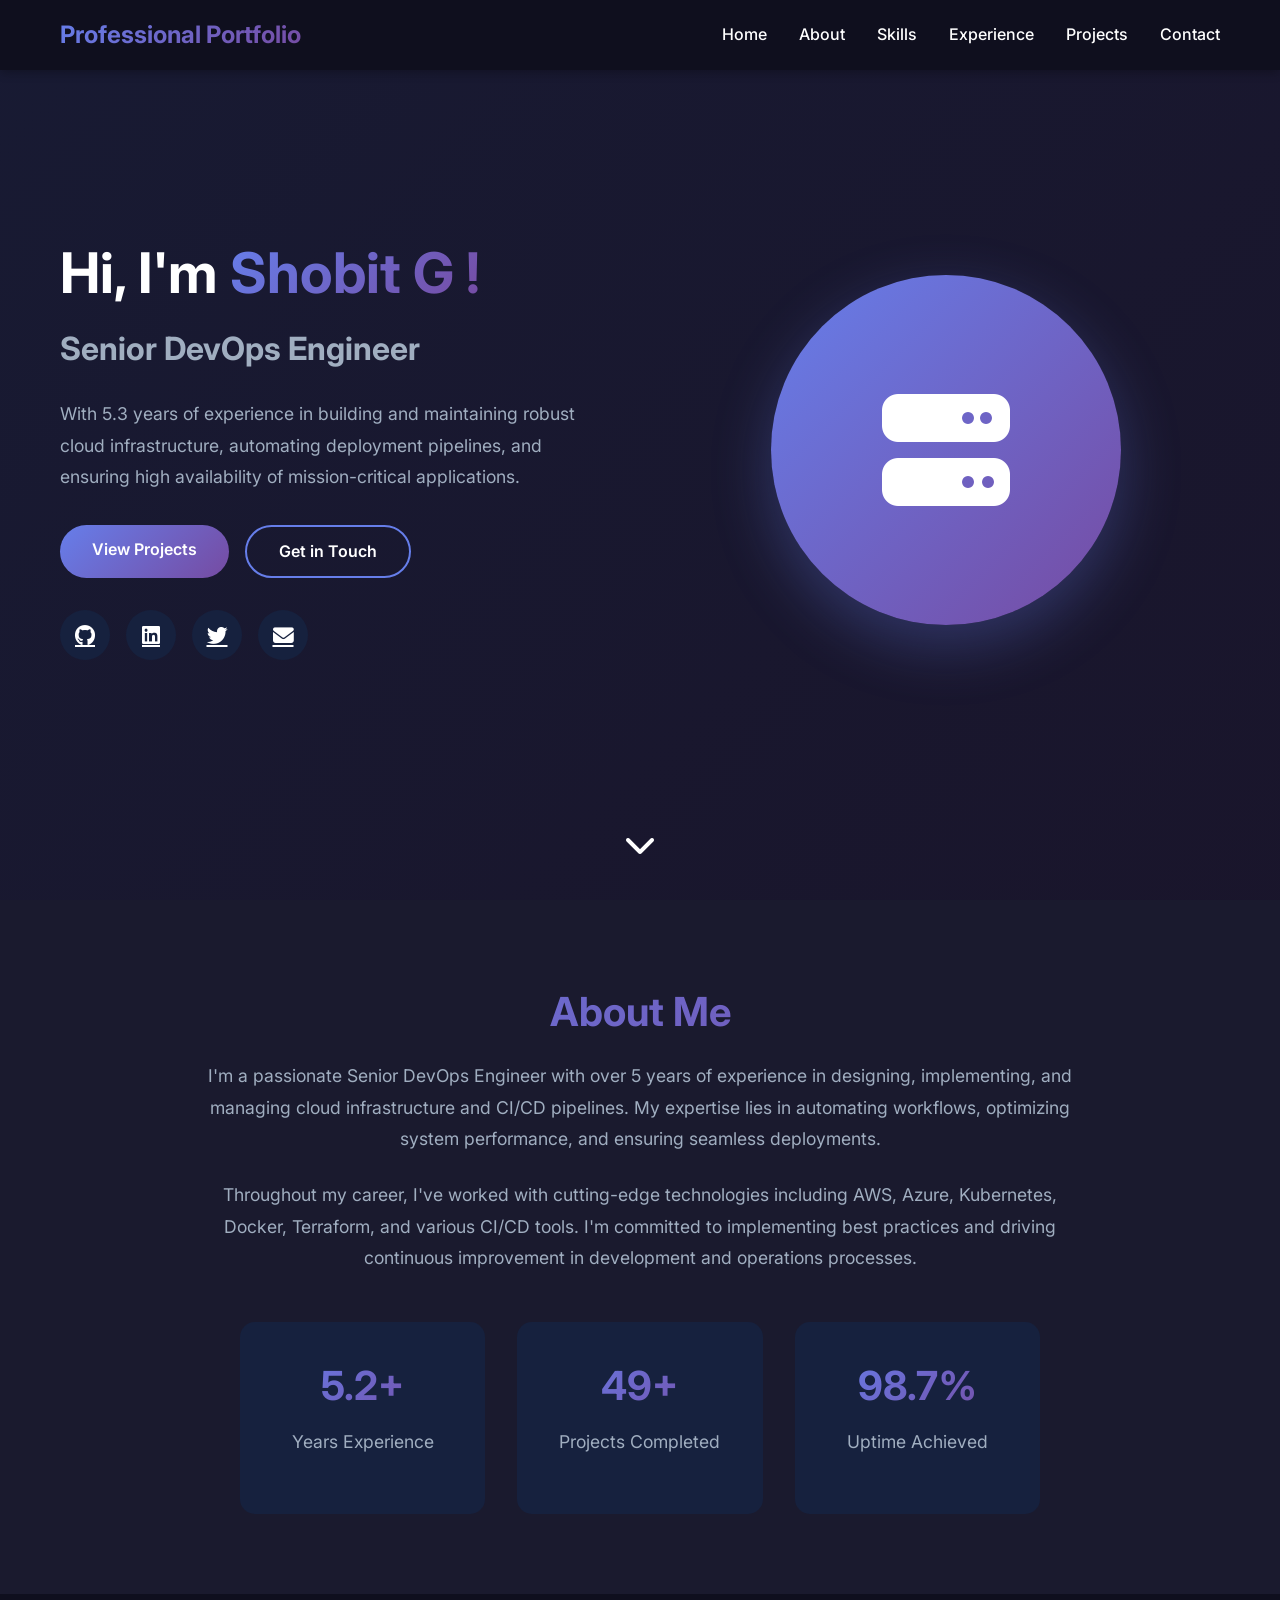
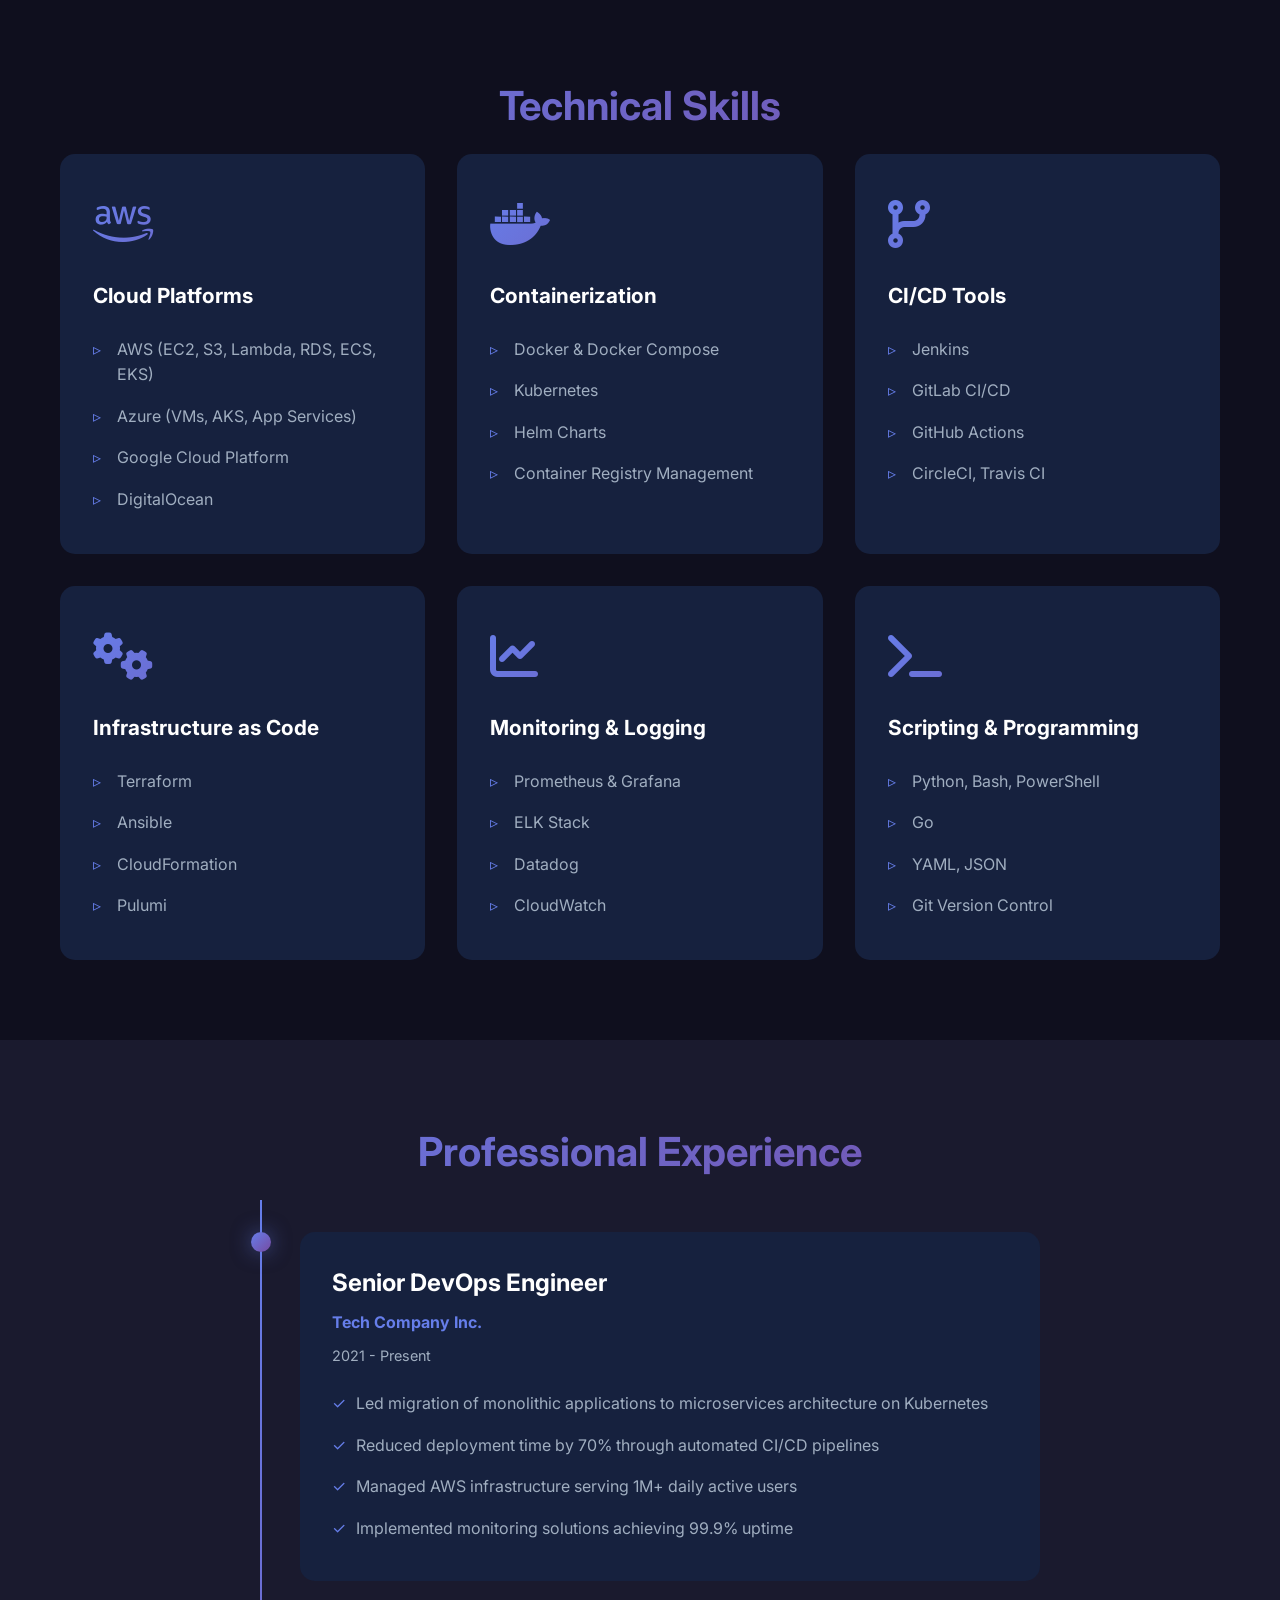
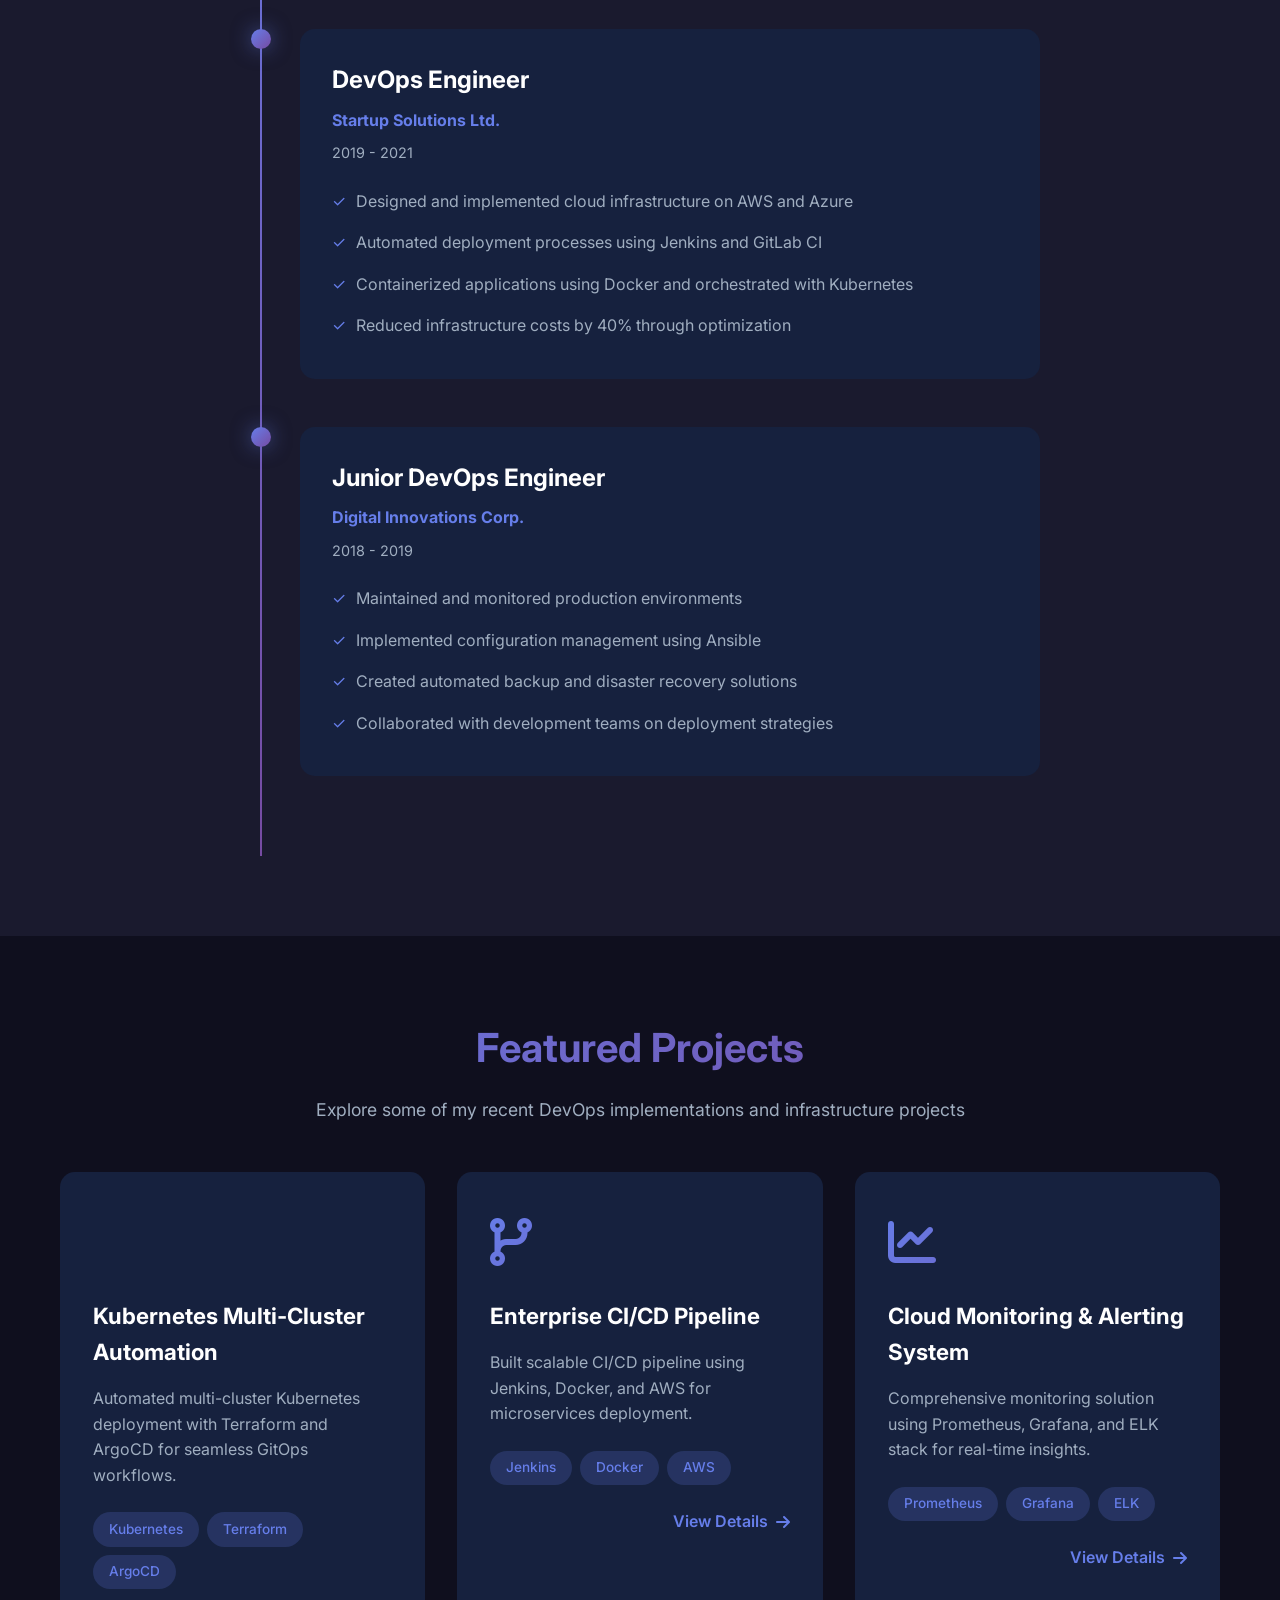
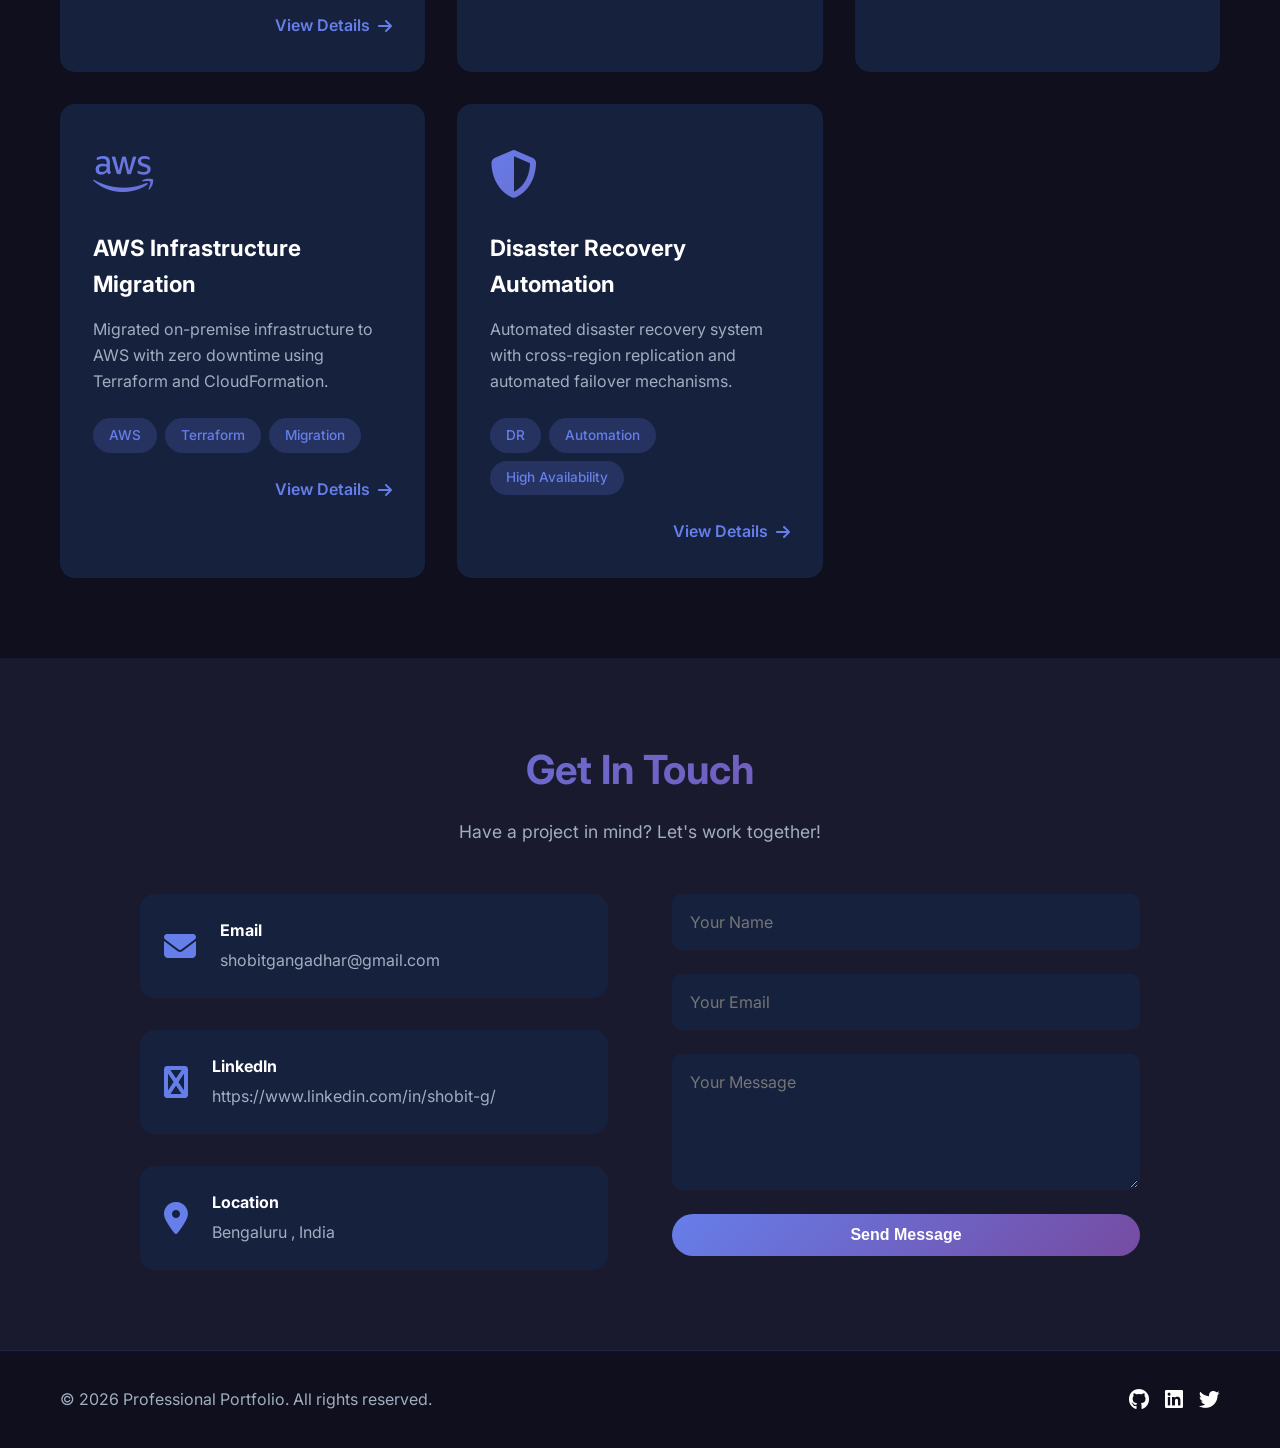
<file: index.html>
<!DOCTYPE html>
<html lang="en">
<head>
    <meta charset="UTF-8">
    <meta name="viewport" content="width=device-width, initial-scale=1.0">
    <title>Senior DevOps Engineer | Portfolio</title>
    <link rel="stylesheet" href="styles.css">
    <link href="https://fonts.googleapis.com/css2?family=Inter:wght@300;400;500;600;700&display=swap" rel="stylesheet">
    <link rel="stylesheet" href="https://cdnjs.cloudflare.com/ajax/libs/font-awesome/6.4.0/css/all.min.css">
</head>
<body>
    <!-- Navigation -->
    <nav class="navbar">
        <div class="container">
            <div class="nav-brand">
                <h2>Professional Portfolio</h2>
            </div>
            <ul class="nav-menu">
                <li><a href="#home">Home</a></li>
                <li><a href="#about">About</a></li>
                <li><a href="#skills">Skills</a></li>
                <li><a href="#experience">Experience</a></li>
                <li><a href="#projects">Projects</a></li>
                <li><a href="#contact">Contact</a></li>
            </ul>
            <div class="hamburger">
                <span></span>
                <span></span>
                <span></span>
            </div>
        </div>
    </nav>

    <!-- Hero Section -->
    <section id="home" class="hero">
        <div class="container">
            <div class="hero-content">
                <div class="hero-text">
                    <h1 class="hero-title">
                        Hi, I'm <span class="gradient-text">Shobit G ! </span>
                    </h1>
                    <h2 class="hero-subtitle">Senior DevOps Engineer</h2>
                    <p class="hero-description">
                        With 5.3 years of experience in building and maintaining robust cloud infrastructure, 
                        automating deployment pipelines, and ensuring high availability of mission-critical applications.
                    </p>
                    <div class="hero-buttons">
                        <a href="#projects" class="btn btn-primary">View Projects</a>
                        <a href="#contact" class="btn btn-secondary">Get in Touch</a>
                    </div>
                    <div class="social-links">
                        <a href="https://github.com" target="_blank"><i class="fab fa-github"></i></a>
                        <a href="https://linkedin.com" target="_blank"><i class="fab fa-linkedin"></i></a>
                        <a href="https://twitter.com" target="_blank"><i class="fab fa-twitter"></i></a>
                        <a href="mailto:email@example.com"><i class="fas fa-envelope"></i></a>
                    </div>
                </div>
                <div class="hero-image">
                    <div class="image-placeholder">
                        <i class="fas fa-server"></i>
                    </div>
                </div>
            </div>
        </div>
        <div class="scroll-indicator">
            <a href="#about"><i class="fas fa-chevron-down"></i></a>
        </div>
    </section>

    <!-- About Section -->
    <section id="about" class="about">
        <div class="container">
            <h2 class="section-title">About Me</h2>
            <div class="about-content">
                <div class="about-text">
                    <p>
                        I'm a passionate Senior DevOps Engineer with over 5 years of experience in designing, 
                        implementing, and managing cloud infrastructure and CI/CD pipelines. My expertise lies in 
                        automating workflows, optimizing system performance, and ensuring seamless deployments.
                    </p>
                    <p>
                        Throughout my career, I've worked with cutting-edge technologies including AWS, Azure, 
                        Kubernetes, Docker, Terraform, and various CI/CD tools. I'm committed to implementing 
                        best practices and driving continuous improvement in development and operations processes.
                    </p>
                    <div class="stats">
                        <div class="stat-item">
                            <h3>5.3+</h3>
                            <p>Years Experience</p>
                        </div>
                        <div class="stat-item">
                            <h3>50+</h3>
                            <p>Projects Completed</p>
                        </div>
                        <div class="stat-item">
                            <h3>99.9%</h3>
                            <p>Uptime Achieved</p>
                        </div>
                    </div>
                </div>
            </div>
        </div>
    </section>

    <!-- Skills Section -->
    <section id="skills" class="skills">
        <div class="container">
            <h2 class="section-title">Technical Skills</h2>
            <div class="skills-grid">
                <div class="skill-category">
                    <div class="skill-icon"><i class="fab fa-aws"></i></div>
                    <h3>Cloud Platforms</h3>
                    <ul>
                        <li>AWS (EC2, S3, Lambda, RDS, ECS, EKS)</li>
                        <li>Azure (VMs, AKS, App Services)</li>
                        <li>Google Cloud Platform</li>
                        <li>DigitalOcean</li>
                    </ul>
                </div>
                <div class="skill-category">
                    <div class="skill-icon"><i class="fab fa-docker"></i></div>
                    <h3>Containerization</h3>
                    <ul>
                        <li>Docker & Docker Compose</li>
                        <li>Kubernetes</li>
                        <li>Helm Charts</li>
                        <li>Container Registry Management</li>
                    </ul>
                </div>
                <div class="skill-category">
                    <div class="skill-icon"><i class="fas fa-code-branch"></i></div>
                    <h3>CI/CD Tools</h3>
                    <ul>
                        <li>Jenkins</li>
                        <li>GitLab CI/CD</li>
                        <li>GitHub Actions</li>
                        <li>CircleCI, Travis CI</li>
                    </ul>
                </div>
                <div class="skill-category">
                    <div class="skill-icon"><i class="fas fa-cogs"></i></div>
                    <h3>Infrastructure as Code</h3>
                    <ul>
                        <li>Terraform</li>
                        <li>Ansible</li>
                        <li>CloudFormation</li>
                        <li>Pulumi</li>
                    </ul>
                </div>
                <div class="skill-category">
                    <div class="skill-icon"><i class="fas fa-chart-line"></i></div>
                    <h3>Monitoring & Logging</h3>
                    <ul>
                        <li>Prometheus & Grafana</li>
                        <li>ELK Stack</li>
                        <li>Datadog</li>
                        <li>CloudWatch</li>
                    </ul>
                </div>
                <div class="skill-category">
                    <div class="skill-icon"><i class="fas fa-terminal"></i></div>
                    <h3>Scripting & Programming</h3>
                    <ul>
                        <li>Python, Bash, PowerShell</li>
                        <li>Go</li>
                        <li>YAML, JSON</li>
                        <li>Git Version Control</li>
                    </ul>
                </div>
            </div>
        </div>
    </section>

    <!-- Experience Section -->
    <section id="experience" class="experience">
        <div class="container">
            <h2 class="section-title">Professional Experience</h2>
            <div class="timeline">
                <div class="timeline-item">
                    <div class="timeline-dot"></div>
                    <div class="timeline-content">
                        <h3>Senior DevOps Engineer</h3>
                        <h4>Tech Company Inc.</h4>
                        <span class="timeline-date">2021 - Present</span>
                        <ul>
                            <li>Led migration of monolithic applications to microservices architecture on Kubernetes</li>
                            <li>Reduced deployment time by 70% through automated CI/CD pipelines</li>
                            <li>Managed AWS infrastructure serving 1M+ daily active users</li>
                            <li>Implemented monitoring solutions achieving 99.9% uptime</li>
                        </ul>
                    </div>
                </div>
                <div class="timeline-item">
                    <div class="timeline-dot"></div>
                    <div class="timeline-content">
                        <h3>DevOps Engineer</h3>
                        <h4>Startup Solutions Ltd.</h4>
                        <span class="timeline-date">2019 - 2021</span>
                        <ul>
                            <li>Designed and implemented cloud infrastructure on AWS and Azure</li>
                            <li>Automated deployment processes using Jenkins and GitLab CI</li>
                            <li>Containerized applications using Docker and orchestrated with Kubernetes</li>
                            <li>Reduced infrastructure costs by 40% through optimization</li>
                        </ul>
                    </div>
                </div>
                <div class="timeline-item">
                    <div class="timeline-dot"></div>
                    <div class="timeline-content">
                        <h3>Junior DevOps Engineer</h3>
                        <h4>Digital Innovations Corp.</h4>
                        <span class="timeline-date">2018 - 2019</span>
                        <ul>
                            <li>Maintained and monitored production environments</li>
                            <li>Implemented configuration management using Ansible</li>
                            <li>Created automated backup and disaster recovery solutions</li>
                            <li>Collaborated with development teams on deployment strategies</li>
                        </ul>
                    </div>
                </div>
            </div>
        </div>
    </section>

    <!-- Projects Section -->
    <section id="projects" class="projects">
        <div class="container">
            <h2 class="section-title">Featured Projects</h2>
            <p class="section-subtitle">Explore some of my recent DevOps implementations and infrastructure projects</p>
            <div class="projects-grid">
                <!-- Project 1 -->
                <div class="project-card" onclick="window.location.href='projects/kubernetes-automation.html'">
                    <div class="project-icon">
                        <i class="fab fa-kubernetes"></i>
                    </div>
                    <h3>Kubernetes Multi-Cluster Automation</h3>
                    <p>Automated multi-cluster Kubernetes deployment with Terraform and ArgoCD for seamless GitOps workflows.</p>
                    <div class="project-tags">
                        <span class="tag">Kubernetes</span>
                        <span class="tag">Terraform</span>
                        <span class="tag">ArgoCD</span>
                    </div>
                    <div class="project-footer">
                        <span class="project-link">View Details <i class="fas fa-arrow-right"></i></span>
                    </div>
                </div>

                <!-- Project 2 -->
                <div class="project-card" onclick="window.location.href='projects/cicd-pipeline.html'">
                    <div class="project-icon">
                        <i class="fas fa-code-branch"></i>
                    </div>
                    <h3>Enterprise CI/CD Pipeline</h3>
                    <p>Built scalable CI/CD pipeline using Jenkins, Docker, and AWS for microservices deployment.</p>
                    <div class="project-tags">
                        <span class="tag">Jenkins</span>
                        <span class="tag">Docker</span>
                        <span class="tag">AWS</span>
                    </div>
                    <div class="project-footer">
                        <span class="project-link">View Details <i class="fas fa-arrow-right"></i></span>
                    </div>
                </div>

                <!-- Project 3 -->
                <div class="project-card" onclick="window.location.href='projects/monitoring-system.html'">
                    <div class="project-icon">
                        <i class="fas fa-chart-line"></i>
                    </div>
                    <h3>Cloud Monitoring & Alerting System</h3>
                    <p>Comprehensive monitoring solution using Prometheus, Grafana, and ELK stack for real-time insights.</p>
                    <div class="project-tags">
                        <span class="tag">Prometheus</span>
                        <span class="tag">Grafana</span>
                        <span class="tag">ELK</span>
                    </div>
                    <div class="project-footer">
                        <span class="project-link">View Details <i class="fas fa-arrow-right"></i></span>
                    </div>
                </div>

                <!-- Project 4 -->
                <div class="project-card" onclick="window.location.href='projects/infrastructure-migration.html'">
                    <div class="project-icon">
                        <i class="fab fa-aws"></i>
                    </div>
                    <h3>AWS Infrastructure Migration</h3>
                    <p>Migrated on-premise infrastructure to AWS with zero downtime using Terraform and CloudFormation.</p>
                    <div class="project-tags">
                        <span class="tag">AWS</span>
                        <span class="tag">Terraform</span>
                        <span class="tag">Migration</span>
                    </div>
                    <div class="project-footer">
                        <span class="project-link">View Details <i class="fas fa-arrow-right"></i></span>
                    </div>
                </div>

                <!-- Project 5 -->
                <div class="project-card" onclick="window.location.href='projects/disaster-recovery.html'">
                    <div class="project-icon">
                        <i class="fas fa-shield-alt"></i>
                    </div>
                    <h3>Disaster Recovery Automation</h3>
                    <p>Automated disaster recovery system with cross-region replication and automated failover mechanisms.</p>
                    <div class="project-tags">
                        <span class="tag">DR</span>
                        <span class="tag">Automation</span>
                        <span class="tag">High Availability</span>
                    </div>
                    <div class="project-footer">
                        <span class="project-link">View Details <i class="fas fa-arrow-right"></i></span>
                    </div>
                </div>
            </div>
        </div>
    </section>

    <!-- Contact Section -->
    <section id="contact" class="contact">
        <div class="container">
            <h2 class="section-title">Get In Touch</h2>
            <p class="section-subtitle">Have a project in mind? Let's work together!</p>
            <div class="contact-content">
                <div class="contact-info">
                    <div class="contact-item">
                        <i class="fas fa-envelope"></i>
                        <div>
                            <h4>Email</h4>
                            <p>shobitgangadhar@gmail.com</p>
                        </div>
                    </div>
                    <div class="contact-item">
                        <i class="fas fa-linkedin"></i>
                        <div>
                            <h4>LinkedIn</h4>
                            <p>https://www.linkedin.com/in/shobit-g/</p>
                        </div>
                    </div>
                    <div class="contact-item">
                        <i class="fas fa-map-marker-alt"></i>
                        <div>
                            <h4>Location</h4>
                            <p>Bengaluru , India</p>
                        </div>
                    </div>
                </div>
                <form class="contact-form">
                    <input type="text" placeholder="Your Name" required>
                    <input type="email" placeholder="Your Email" required>
                    <textarea placeholder="Your Message" rows="5" required></textarea>
                    <button type="submit" class="btn btn-primary">Send Message</button>
                </form>
            </div>
        </div>
    </section>

    <!-- Footer -->
    <footer class="footer">
        <div class="container">
            <p>&copy; 2026 Professional Portfolio. All rights reserved.</p>
            <div class="footer-links">
                <a href="https://github.com" target="_blank"><i class="fab fa-github"></i></a>
                <a href="https://linkedin.com" target="_blank"><i class="fab fa-linkedin"></i></a>
                <a href="https://twitter.com" target="_blank"><i class="fab fa-twitter"></i></a>
            </div>
        </div>
    </footer>

    <script src="script.js"></script>
</body>
</html>
</file>
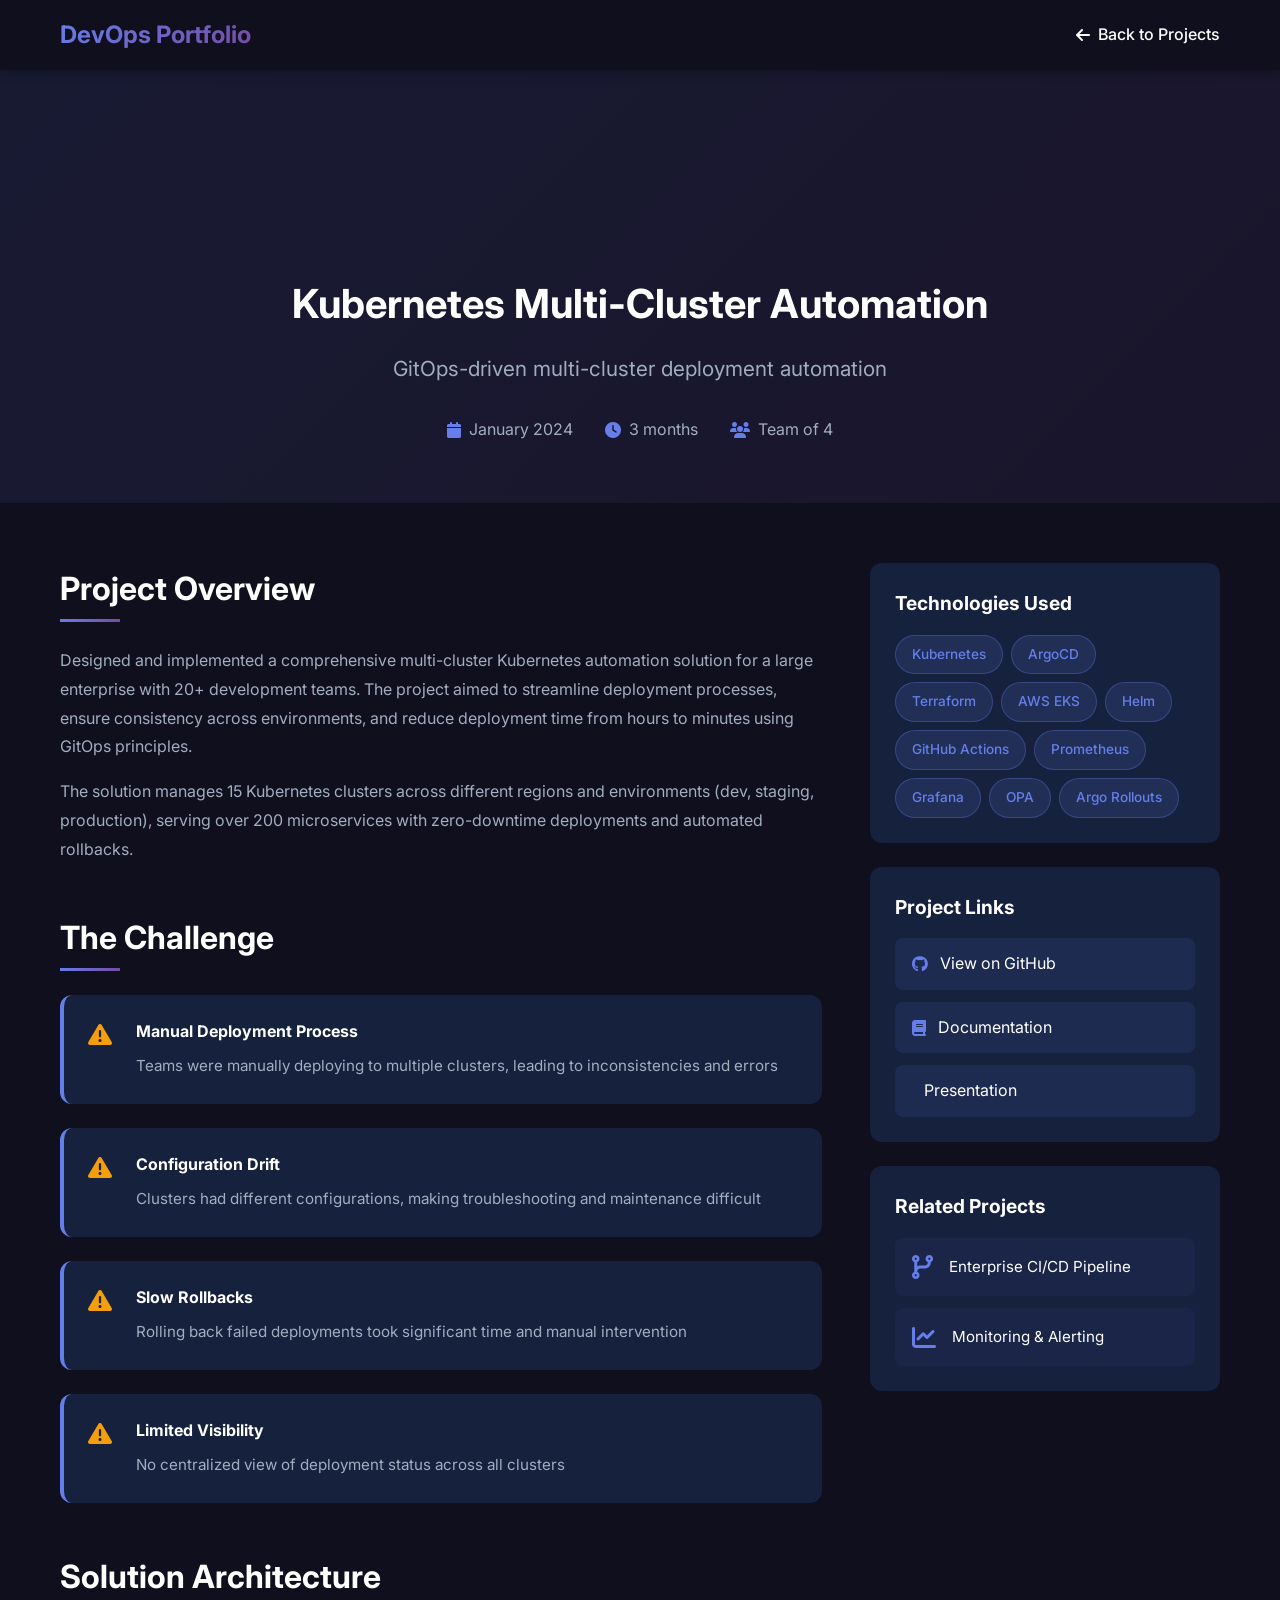
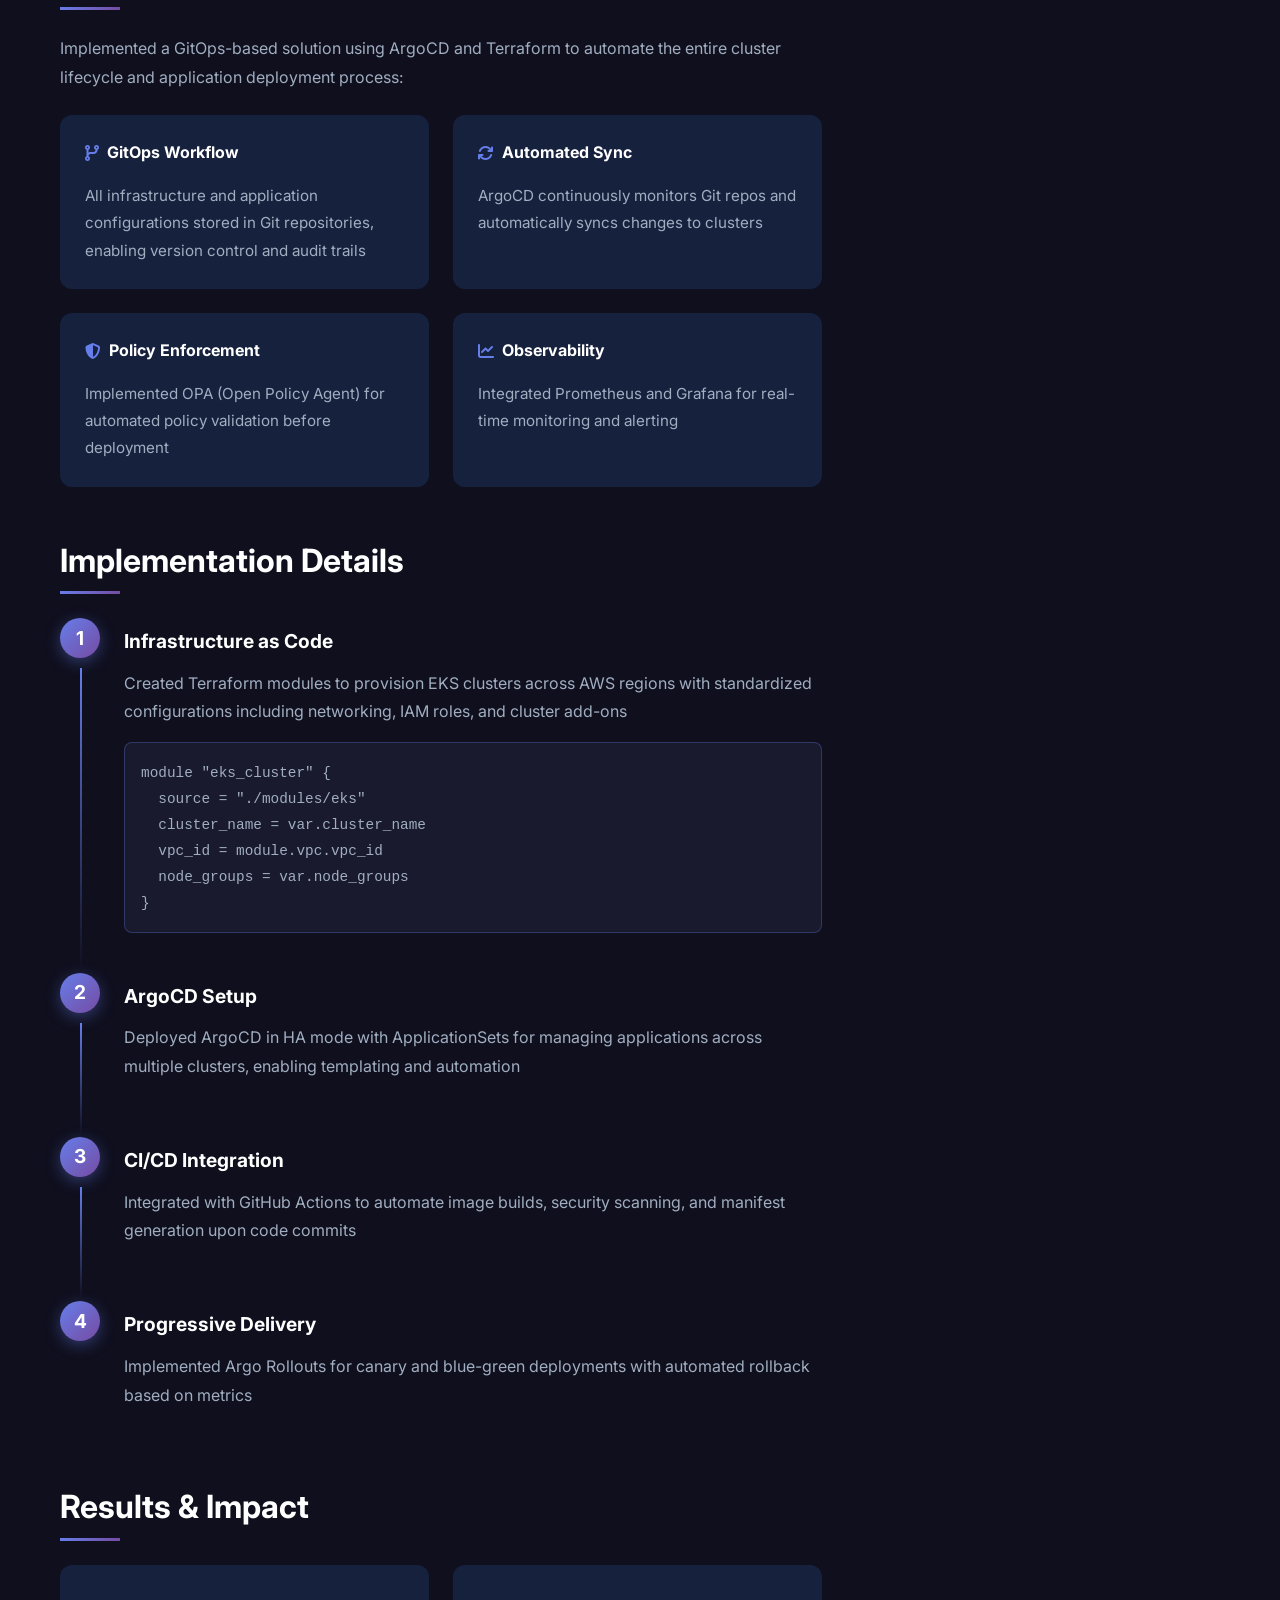
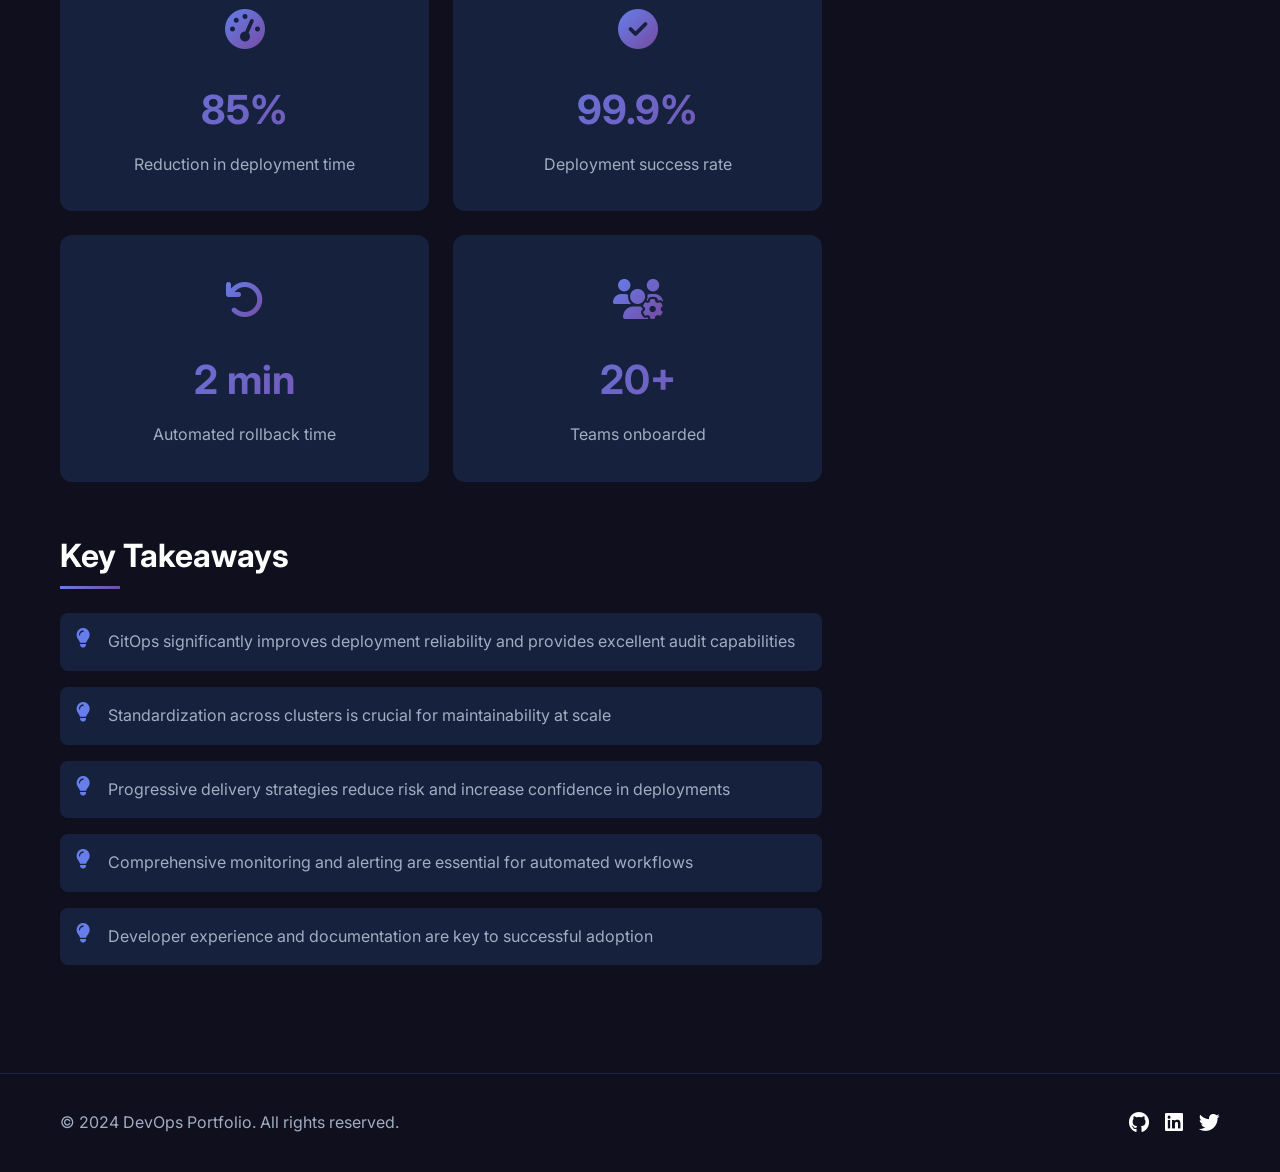
<file: projects/kubernetes-automation.html>
<!DOCTYPE html>
<html lang="en">
<head>
    <meta charset="UTF-8">
    <meta name="viewport" content="width=device-width, initial-scale=1.0">
    <title>Kubernetes Multi-Cluster Automation | DevOps Portfolio</title>
    <link rel="stylesheet" href="../styles.css">
    <link rel="stylesheet" href="project-styles.css">
    <link href="https://fonts.googleapis.com/css2?family=Inter:wght@300;400;500;600;700&display=swap" rel="stylesheet">
    <link rel="stylesheet" href="https://cdnjs.cloudflare.com/ajax/libs/font-awesome/6.4.0/css/all.min.css">
</head>
<body>
    <!-- Navigation -->
    <nav class="navbar">
        <div class="container">
            <div class="nav-brand">
                <a href="../index.html"><h2>DevOps Portfolio</h2></a>
            </div>
            <div class="back-link">
                <a href="../index.html#projects"><i class="fas fa-arrow-left"></i> Back to Projects</a>
            </div>
        </div>
    </nav>

    <!-- Project Hero -->
    <section class="project-hero">
        <div class="container">
            <div class="project-header">
                <div class="project-icon-large">
                    <i class="fab fa-kubernetes"></i>
                </div>
                <h1>Kubernetes Multi-Cluster Automation</h1>
                <p class="project-tagline">GitOps-driven multi-cluster deployment automation</p>
                <div class="project-meta">
                    <span><i class="fas fa-calendar"></i> January 2024</span>
                    <span><i class="fas fa-clock"></i> 3 months</span>
                    <span><i class="fas fa-users"></i> Team of 4</span>
                </div>
            </div>
        </div>
    </section>

    <!-- Project Content -->
    <section class="project-content">
        <div class="container">
            <div class="content-grid">
                <div class="main-content">
                    <!-- Overview -->
                    <div class="content-section">
                        <h2>Project Overview</h2>
                        <p>
                            Designed and implemented a comprehensive multi-cluster Kubernetes automation solution 
                            for a large enterprise with 20+ development teams. The project aimed to streamline 
                            deployment processes, ensure consistency across environments, and reduce deployment 
                            time from hours to minutes using GitOps principles.
                        </p>
                        <p>
                            The solution manages 15 Kubernetes clusters across different regions and environments 
                            (dev, staging, production), serving over 200 microservices with zero-downtime deployments 
                            and automated rollbacks.
                        </p>
                    </div>

                    <!-- Challenge -->
                    <div class="content-section">
                        <h2>The Challenge</h2>
                        <div class="challenge-list">
                            <div class="challenge-item">
                                <i class="fas fa-exclamation-triangle"></i>
                                <div>
                                    <h4>Manual Deployment Process</h4>
                                    <p>Teams were manually deploying to multiple clusters, leading to inconsistencies and errors</p>
                                </div>
                            </div>
                            <div class="challenge-item">
                                <i class="fas fa-exclamation-triangle"></i>
                                <div>
                                    <h4>Configuration Drift</h4>
                                    <p>Clusters had different configurations, making troubleshooting and maintenance difficult</p>
                                </div>
                            </div>
                            <div class="challenge-item">
                                <i class="fas fa-exclamation-triangle"></i>
                                <div>
                                    <h4>Slow Rollbacks</h4>
                                    <p>Rolling back failed deployments took significant time and manual intervention</p>
                                </div>
                            </div>
                            <div class="challenge-item">
                                <i class="fas fa-exclamation-triangle"></i>
                                <div>
                                    <h4>Limited Visibility</h4>
                                    <p>No centralized view of deployment status across all clusters</p>
                                </div>
                            </div>
                        </div>
                    </div>

                    <!-- Solution -->
                    <div class="content-section">
                        <h2>Solution Architecture</h2>
                        <p>
                            Implemented a GitOps-based solution using ArgoCD and Terraform to automate the entire 
                            cluster lifecycle and application deployment process:
                        </p>
                        <div class="architecture-features">
                            <div class="feature-box">
                                <h4><i class="fas fa-code-branch"></i> GitOps Workflow</h4>
                                <p>All infrastructure and application configurations stored in Git repositories, enabling version control and audit trails</p>
                            </div>
                            <div class="feature-box">
                                <h4><i class="fas fa-sync"></i> Automated Sync</h4>
                                <p>ArgoCD continuously monitors Git repos and automatically syncs changes to clusters</p>
                            </div>
                            <div class="feature-box">
                                <h4><i class="fas fa-shield-alt"></i> Policy Enforcement</h4>
                                <p>Implemented OPA (Open Policy Agent) for automated policy validation before deployment</p>
                            </div>
                            <div class="feature-box">
                                <h4><i class="fas fa-chart-line"></i> Observability</h4>
                                <p>Integrated Prometheus and Grafana for real-time monitoring and alerting</p>
                            </div>
                        </div>
                    </div>

                    <!-- Implementation -->
                    <div class="content-section">
                        <h2>Implementation Details</h2>
                        <div class="tech-implementation">
                            <div class="impl-step">
                                <div class="step-number">1</div>
                                <div class="step-content">
                                    <h4>Infrastructure as Code</h4>
                                    <p>Created Terraform modules to provision EKS clusters across AWS regions with standardized configurations including networking, IAM roles, and cluster add-ons</p>
                                    <div class="code-snippet">
                                        <code>
module "eks_cluster" {<br>
&nbsp;&nbsp;source = "./modules/eks"<br>
&nbsp;&nbsp;cluster_name = var.cluster_name<br>
&nbsp;&nbsp;vpc_id = module.vpc.vpc_id<br>
&nbsp;&nbsp;node_groups = var.node_groups<br>
}
                                        </code>
                                    </div>
                                </div>
                            </div>
                            <div class="impl-step">
                                <div class="step-number">2</div>
                                <div class="step-content">
                                    <h4>ArgoCD Setup</h4>
                                    <p>Deployed ArgoCD in HA mode with ApplicationSets for managing applications across multiple clusters, enabling templating and automation</p>
                                </div>
                            </div>
                            <div class="impl-step">
                                <div class="step-number">3</div>
                                <div class="step-content">
                                    <h4>CI/CD Integration</h4>
                                    <p>Integrated with GitHub Actions to automate image builds, security scanning, and manifest generation upon code commits</p>
                                </div>
                            </div>
                            <div class="impl-step">
                                <div class="step-number">4</div>
                                <div class="step-content">
                                    <h4>Progressive Delivery</h4>
                                    <p>Implemented Argo Rollouts for canary and blue-green deployments with automated rollback based on metrics</p>
                                </div>
                            </div>
                        </div>
                    </div>

                    <!-- Results -->
                    <div class="content-section">
                        <h2>Results & Impact</h2>
                        <div class="results-grid">
                            <div class="result-card">
                                <div class="result-icon"><i class="fas fa-tachometer-alt"></i></div>
                                <h3>85%</h3>
                                <p>Reduction in deployment time</p>
                            </div>
                            <div class="result-card">
                                <div class="result-icon"><i class="fas fa-check-circle"></i></div>
                                <h3>99.9%</h3>
                                <p>Deployment success rate</p>
                            </div>
                            <div class="result-card">
                                <div class="result-icon"><i class="fas fa-undo"></i></div>
                                <h3>2 min</h3>
                                <p>Automated rollback time</p>
                            </div>
                            <div class="result-card">
                                <div class="result-icon"><i class="fas fa-users-cog"></i></div>
                                <h3>20+</h3>
                                <p>Teams onboarded</p>
                            </div>
                        </div>
                    </div>

                    <!-- Lessons Learned -->
                    <div class="content-section">
                        <h2>Key Takeaways</h2>
                        <ul class="takeaways-list">
                            <li><i class="fas fa-lightbulb"></i> GitOps significantly improves deployment reliability and provides excellent audit capabilities</li>
                            <li><i class="fas fa-lightbulb"></i> Standardization across clusters is crucial for maintainability at scale</li>
                            <li><i class="fas fa-lightbulb"></i> Progressive delivery strategies reduce risk and increase confidence in deployments</li>
                            <li><i class="fas fa-lightbulb"></i> Comprehensive monitoring and alerting are essential for automated workflows</li>
                            <li><i class="fas fa-lightbulb"></i> Developer experience and documentation are key to successful adoption</li>
                        </ul>
                    </div>
                </div>

                <!-- Sidebar -->
                <aside class="sidebar">
                    <div class="sidebar-card">
                        <h3>Technologies Used</h3>
                        <div class="tech-tags">
                            <span class="tech-tag">Kubernetes</span>
                            <span class="tech-tag">ArgoCD</span>
                            <span class="tech-tag">Terraform</span>
                            <span class="tech-tag">AWS EKS</span>
                            <span class="tech-tag">Helm</span>
                            <span class="tech-tag">GitHub Actions</span>
                            <span class="tech-tag">Prometheus</span>
                            <span class="tech-tag">Grafana</span>
                            <span class="tech-tag">OPA</span>
                            <span class="tech-tag">Argo Rollouts</span>
                        </div>
                    </div>

                    <div class="sidebar-card">
                        <h3>Project Links</h3>
                        <div class="project-links">
                            <a href="#" class="project-link-btn"><i class="fab fa-github"></i> View on GitHub</a>
                            <a href="#" class="project-link-btn"><i class="fas fa-book"></i> Documentation</a>
                            <a href="#" class="project-link-btn"><i class="fas fa-presentation"></i> Presentation</a>
                        </div>
                    </div>

                    <div class="sidebar-card">
                        <h3>Related Projects</h3>
                        <div class="related-projects">
                            <a href="cicd-pipeline.html" class="related-item">
                                <i class="fas fa-code-branch"></i>
                                <span>Enterprise CI/CD Pipeline</span>
                            </a>
                            <a href="monitoring-system.html" class="related-item">
                                <i class="fas fa-chart-line"></i>
                                <span>Monitoring & Alerting</span>
                            </a>
                        </div>
                    </div>
                </aside>
            </div>
        </div>
    </section>

    <!-- Footer -->
    <footer class="footer">
        <div class="container">
            <p>&copy; 2024 DevOps Portfolio. All rights reserved.</p>
            <div class="footer-links">
                <a href="https://github.com" target="_blank"><i class="fab fa-github"></i></a>
                <a href="https://linkedin.com" target="_blank"><i class="fab fa-linkedin"></i></a>
                <a href="https://twitter.com" target="_blank"><i class="fab fa-twitter"></i></a>
            </div>
        </div>
    </footer>
</body>
</html>
</file>
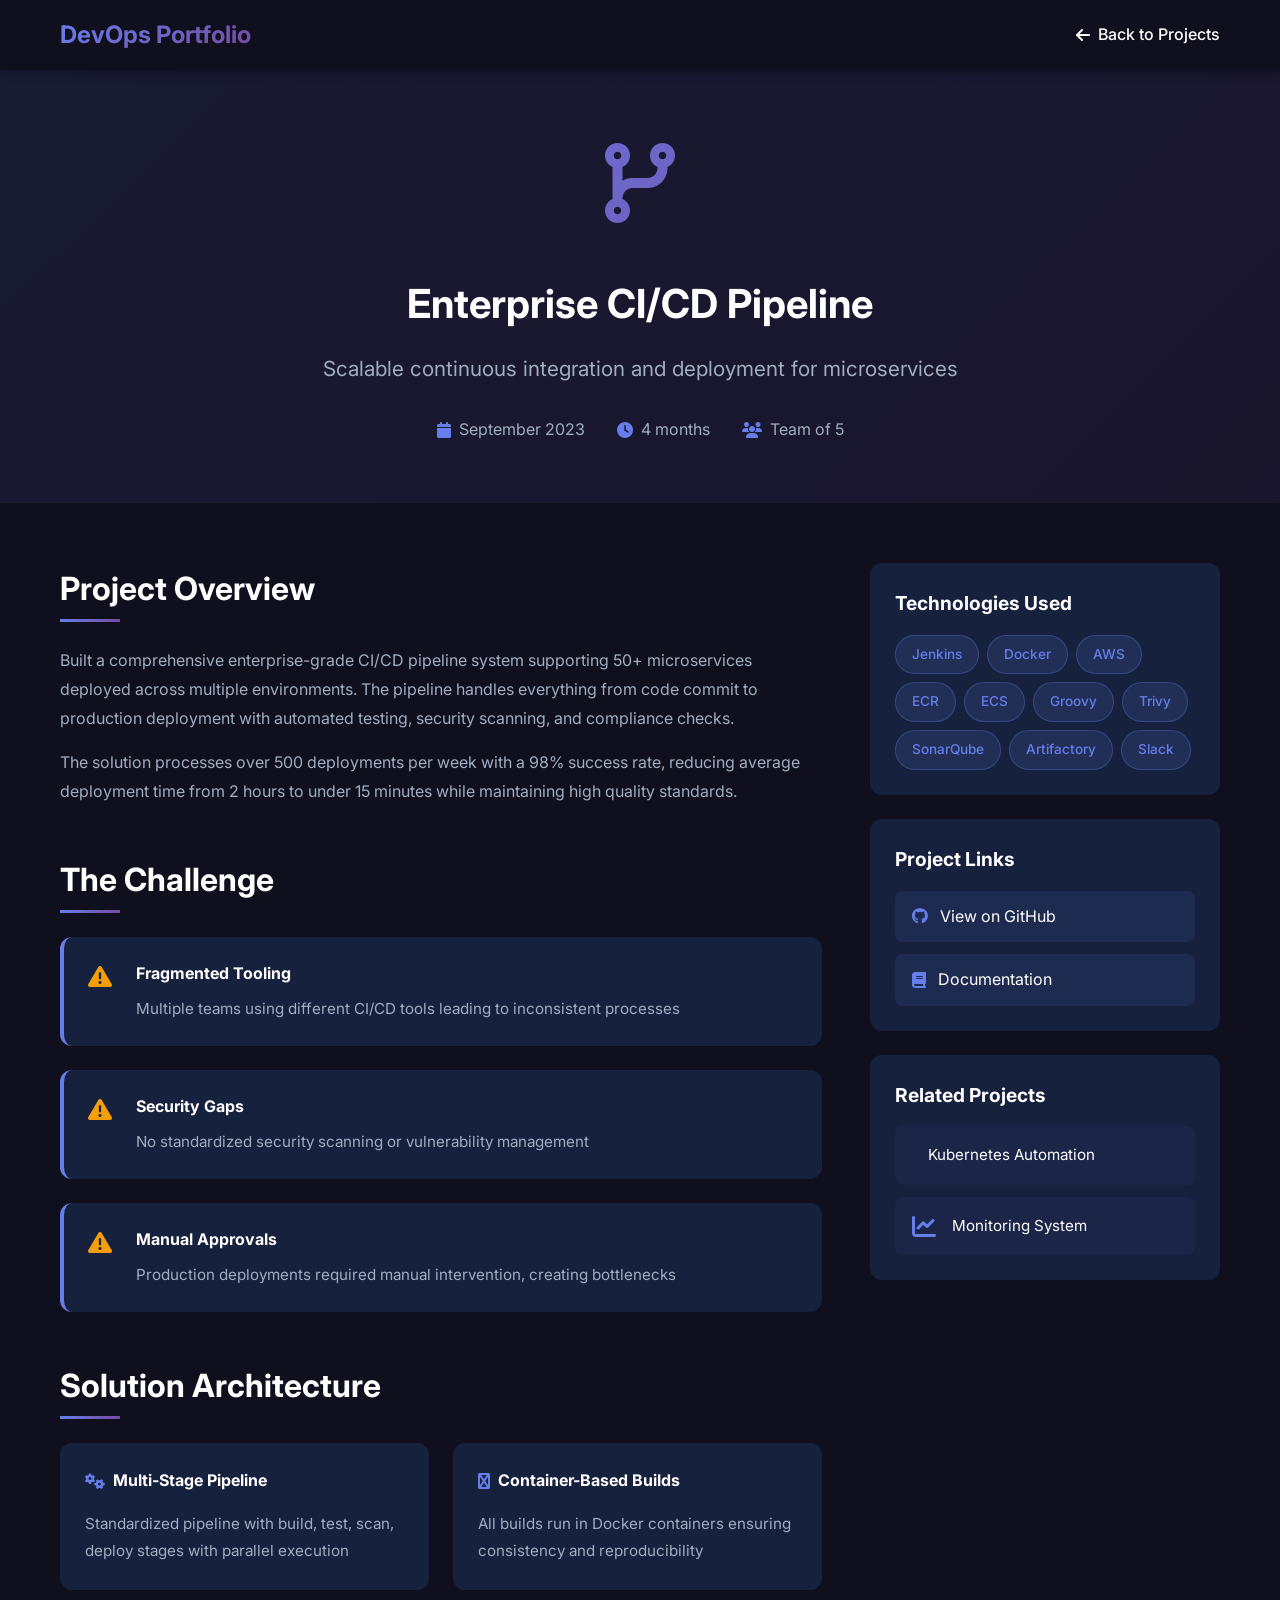
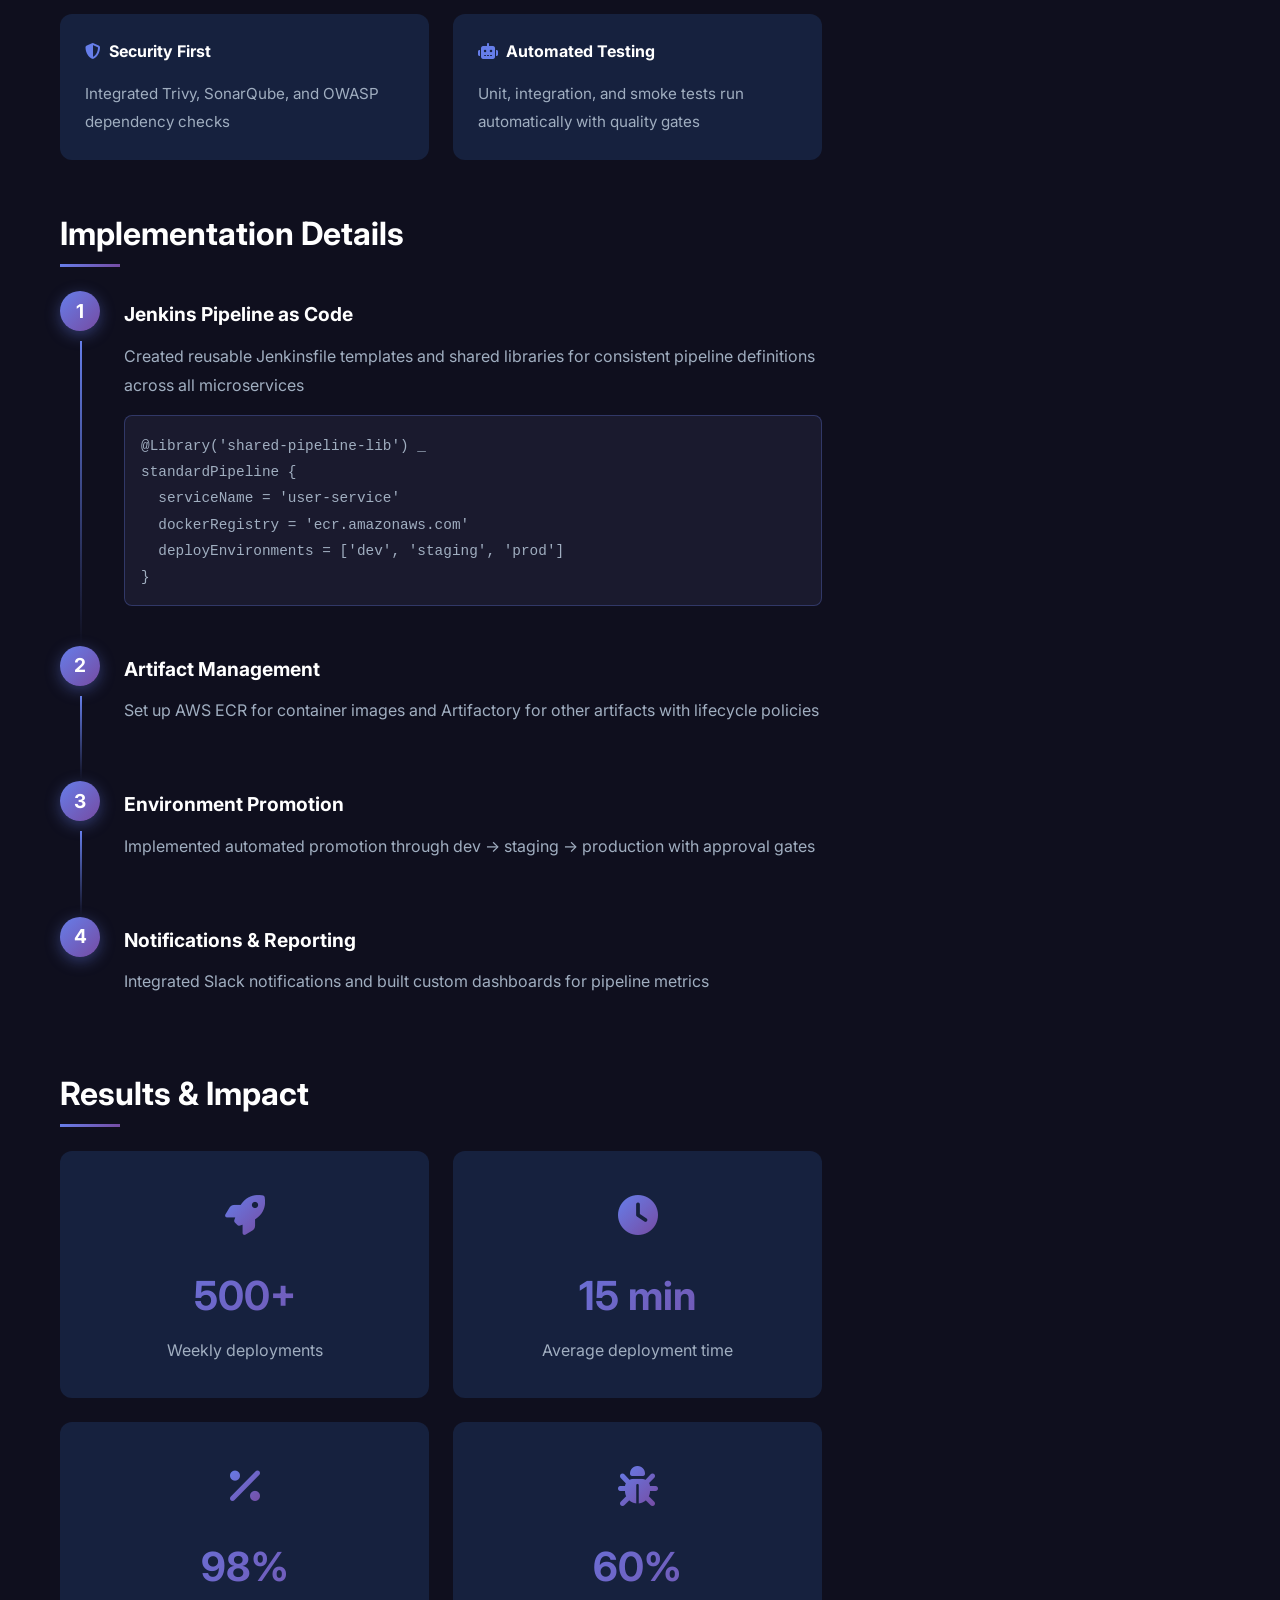
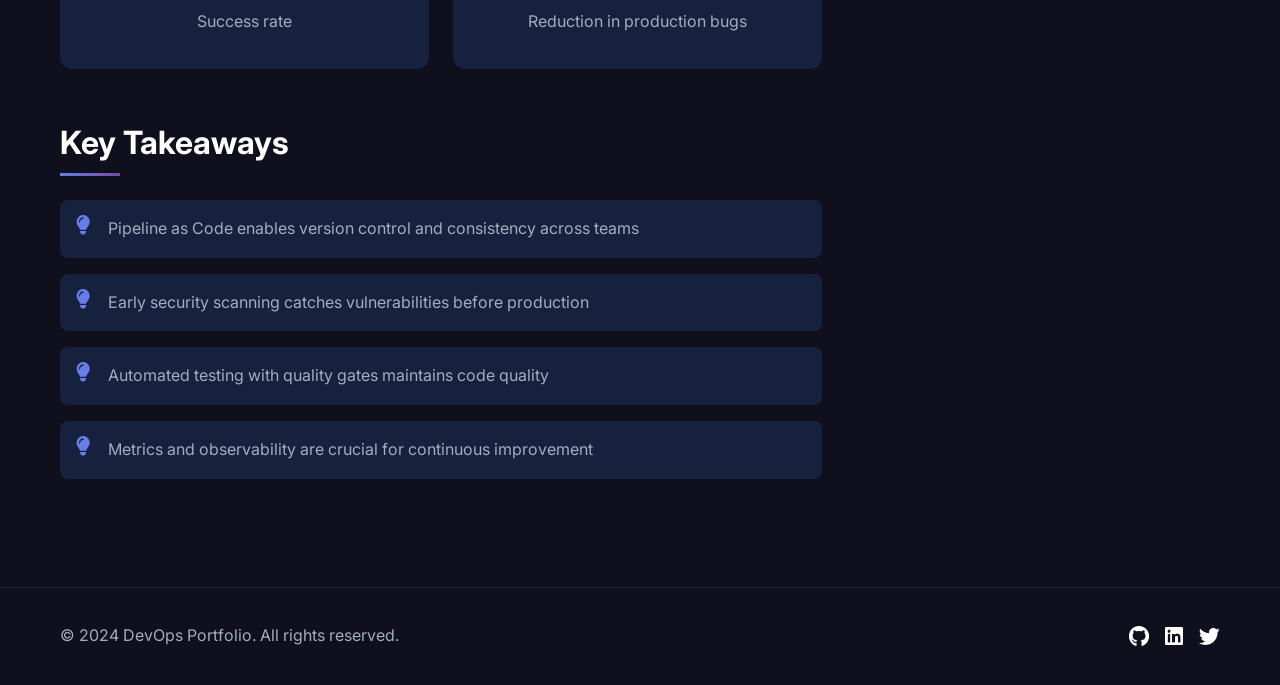
<file: projects/pipeline.html>
<!DOCTYPE html>
<html lang="en">
<head>
    <meta charset="UTF-8">
    <meta name="viewport" content="width=device-width, initial-scale=1.0">
    <title>Enterprise CI/CD Pipeline | DevOps Portfolio</title>
    <link rel="stylesheet" href="../styles.css">
    <link rel="stylesheet" href="project-styles.css">
    <link href="https://fonts.googleapis.com/css2?family=Inter:wght@300;400;500;600;700&display=swap" rel="stylesheet">
    <link rel="stylesheet" href="https://cdnjs.cloudflare.com/ajax/libs/font-awesome/6.4.0/css/all.min.css">
</head>
<body>
    <nav class="navbar">
        <div class="container">
            <div class="nav-brand">
                <a href="../index.html"><h2>DevOps Portfolio</h2></a>
            </div>
            <div class="back-link">
                <a href="../index.html#projects"><i class="fas fa-arrow-left"></i> Back to Projects</a>
            </div>
        </div>
    </nav>

    <section class="project-hero">
        <div class="container">
            <div class="project-header">
                <div class="project-icon-large">
                    <i class="fas fa-code-branch"></i>
                </div>
                <h1>Enterprise CI/CD Pipeline</h1>
                <p class="project-tagline">Scalable continuous integration and deployment for microservices</p>
                <div class="project-meta">
                    <span><i class="fas fa-calendar"></i> September 2023</span>
                    <span><i class="fas fa-clock"></i> 4 months</span>
                    <span><i class="fas fa-users"></i> Team of 5</span>
                </div>
            </div>
        </div>
    </section>

    <section class="project-content">
        <div class="container">
            <div class="content-grid">
                <div class="main-content">
                    <div class="content-section">
                        <h2>Project Overview</h2>
                        <p>
                            Built a comprehensive enterprise-grade CI/CD pipeline system supporting 50+ microservices 
                            deployed across multiple environments. The pipeline handles everything from code commit to 
                            production deployment with automated testing, security scanning, and compliance checks.
                        </p>
                        <p>
                            The solution processes over 500 deployments per week with a 98% success rate, reducing 
                            average deployment time from 2 hours to under 15 minutes while maintaining high quality standards.
                        </p>
                    </div>

                    <div class="content-section">
                        <h2>The Challenge</h2>
                        <div class="challenge-list">
                            <div class="challenge-item">
                                <i class="fas fa-exclamation-triangle"></i>
                                <div>
                                    <h4>Fragmented Tooling</h4>
                                    <p>Multiple teams using different CI/CD tools leading to inconsistent processes</p>
                                </div>
                            </div>
                            <div class="challenge-item">
                                <i class="fas fa-exclamation-triangle"></i>
                                <div>
                                    <h4>Security Gaps</h4>
                                    <p>No standardized security scanning or vulnerability management</p>
                                </div>
                            </div>
                            <div class="challenge-item">
                                <i class="fas fa-exclamation-triangle"></i>
                                <div>
                                    <h4>Manual Approvals</h4>
                                    <p>Production deployments required manual intervention, creating bottlenecks</p>
                                </div>
                            </div>
                        </div>
                    </div>

                    <div class="content-section">
                        <h2>Solution Architecture</h2>
                        <div class="architecture-features">
                            <div class="feature-box">
                                <h4><i class="fas fa-cogs"></i> Multi-Stage Pipeline</h4>
                                <p>Standardized pipeline with build, test, scan, deploy stages with parallel execution</p>
                            </div>
                            <div class="feature-box">
                                <h4><i class="fas fa-docker"></i> Container-Based Builds</h4>
                                <p>All builds run in Docker containers ensuring consistency and reproducibility</p>
                            </div>
                            <div class="feature-box">
                                <h4><i class="fas fa-shield-alt"></i> Security First</h4>
                                <p>Integrated Trivy, SonarQube, and OWASP dependency checks</p>
                            </div>
                            <div class="feature-box">
                                <h4><i class="fas fa-robot"></i> Automated Testing</h4>
                                <p>Unit, integration, and smoke tests run automatically with quality gates</p>
                            </div>
                        </div>
                    </div>

                    <div class="content-section">
                        <h2>Implementation Details</h2>
                        <div class="tech-implementation">
                            <div class="impl-step">
                                <div class="step-number">1</div>
                                <div class="step-content">
                                    <h4>Jenkins Pipeline as Code</h4>
                                    <p>Created reusable Jenkinsfile templates and shared libraries for consistent pipeline definitions across all microservices</p>
                                    <div class="code-snippet">
                                        <code>
@Library('shared-pipeline-lib') _<br>
standardPipeline {<br>
&nbsp;&nbsp;serviceName = 'user-service'<br>
&nbsp;&nbsp;dockerRegistry = 'ecr.amazonaws.com'<br>
&nbsp;&nbsp;deployEnvironments = ['dev', 'staging', 'prod']<br>
}
                                        </code>
                                    </div>
                                </div>
                            </div>
                            <div class="impl-step">
                                <div class="step-number">2</div>
                                <div class="step-content">
                                    <h4>Artifact Management</h4>
                                    <p>Set up AWS ECR for container images and Artifactory for other artifacts with lifecycle policies</p>
                                </div>
                            </div>
                            <div class="impl-step">
                                <div class="step-number">3</div>
                                <div class="step-content">
                                    <h4>Environment Promotion</h4>
                                    <p>Implemented automated promotion through dev → staging → production with approval gates</p>
                                </div>
                            </div>
                            <div class="impl-step">
                                <div class="step-number">4</div>
                                <div class="step-content">
                                    <h4>Notifications & Reporting</h4>
                                    <p>Integrated Slack notifications and built custom dashboards for pipeline metrics</p>
                                </div>
                            </div>
                        </div>
                    </div>

                    <div class="content-section">
                        <h2>Results & Impact</h2>
                        <div class="results-grid">
                            <div class="result-card">
                                <div class="result-icon"><i class="fas fa-rocket"></i></div>
                                <h3>500+</h3>
                                <p>Weekly deployments</p>
                            </div>
                            <div class="result-card">
                                <div class="result-icon"><i class="fas fa-clock"></i></div>
                                <h3>15 min</h3>
                                <p>Average deployment time</p>
                            </div>
                            <div class="result-card">
                                <div class="result-icon"><i class="fas fa-percentage"></i></div>
                                <h3>98%</h3>
                                <p>Success rate</p>
                            </div>
                            <div class="result-card">
                                <div class="result-icon"><i class="fas fa-bug"></i></div>
                                <h3>60%</h3>
                                <p>Reduction in production bugs</p>
                            </div>
                        </div>
                    </div>

                    <div class="content-section">
                        <h2>Key Takeaways</h2>
                        <ul class="takeaways-list">
                            <li><i class="fas fa-lightbulb"></i> Pipeline as Code enables version control and consistency across teams</li>
                            <li><i class="fas fa-lightbulb"></i> Early security scanning catches vulnerabilities before production</li>
                            <li><i class="fas fa-lightbulb"></i> Automated testing with quality gates maintains code quality</li>
                            <li><i class="fas fa-lightbulb"></i> Metrics and observability are crucial for continuous improvement</li>
                        </ul>
                    </div>
                </div>

                <aside class="sidebar">
                    <div class="sidebar-card">
                        <h3>Technologies Used</h3>
                        <div class="tech-tags">
                            <span class="tech-tag">Jenkins</span>
                            <span class="tech-tag">Docker</span>
                            <span class="tech-tag">AWS</span>
                            <span class="tech-tag">ECR</span>
                            <span class="tech-tag">ECS</span>
                            <span class="tech-tag">Groovy</span>
                            <span class="tech-tag">Trivy</span>
                            <span class="tech-tag">SonarQube</span>
                            <span class="tech-tag">Artifactory</span>
                            <span class="tech-tag">Slack</span>
                        </div>
                    </div>

                    <div class="sidebar-card">
                        <h3>Project Links</h3>
                        <div class="project-links">
                            <a href="#" class="project-link-btn"><i class="fab fa-github"></i> View on GitHub</a>
                            <a href="#" class="project-link-btn"><i class="fas fa-book"></i> Documentation</a>
                        </div>
                    </div>

                    <div class="sidebar-card">
                        <h3>Related Projects</h3>
                        <div class="related-projects">
                            <a href="kubernetes-automation.html" class="related-item">
                                <i class="fab fa-kubernetes"></i>
                                <span>Kubernetes Automation</span>
                            </a>
                            <a href="monitoring-system.html" class="related-item">
                                <i class="fas fa-chart-line"></i>
                                <span>Monitoring System</span>
                            </a>
                        </div>
                    </div>
                </aside>
            </div>
        </div>
    </section>

    <footer class="footer">
        <div class="container">
            <p>&copy; 2024 DevOps Portfolio. All rights reserved.</p>
            <div class="footer-links">
                <a href="https://github.com" target="_blank"><i class="fab fa-github"></i></a>
                <a href="https://linkedin.com" target="_blank"><i class="fab fa-linkedin"></i></a>
                <a href="https://twitter.com" target="_blank"><i class="fab fa-twitter"></i></a>
            </div>
        </div>
    </footer>
</body>
</html>
</file>
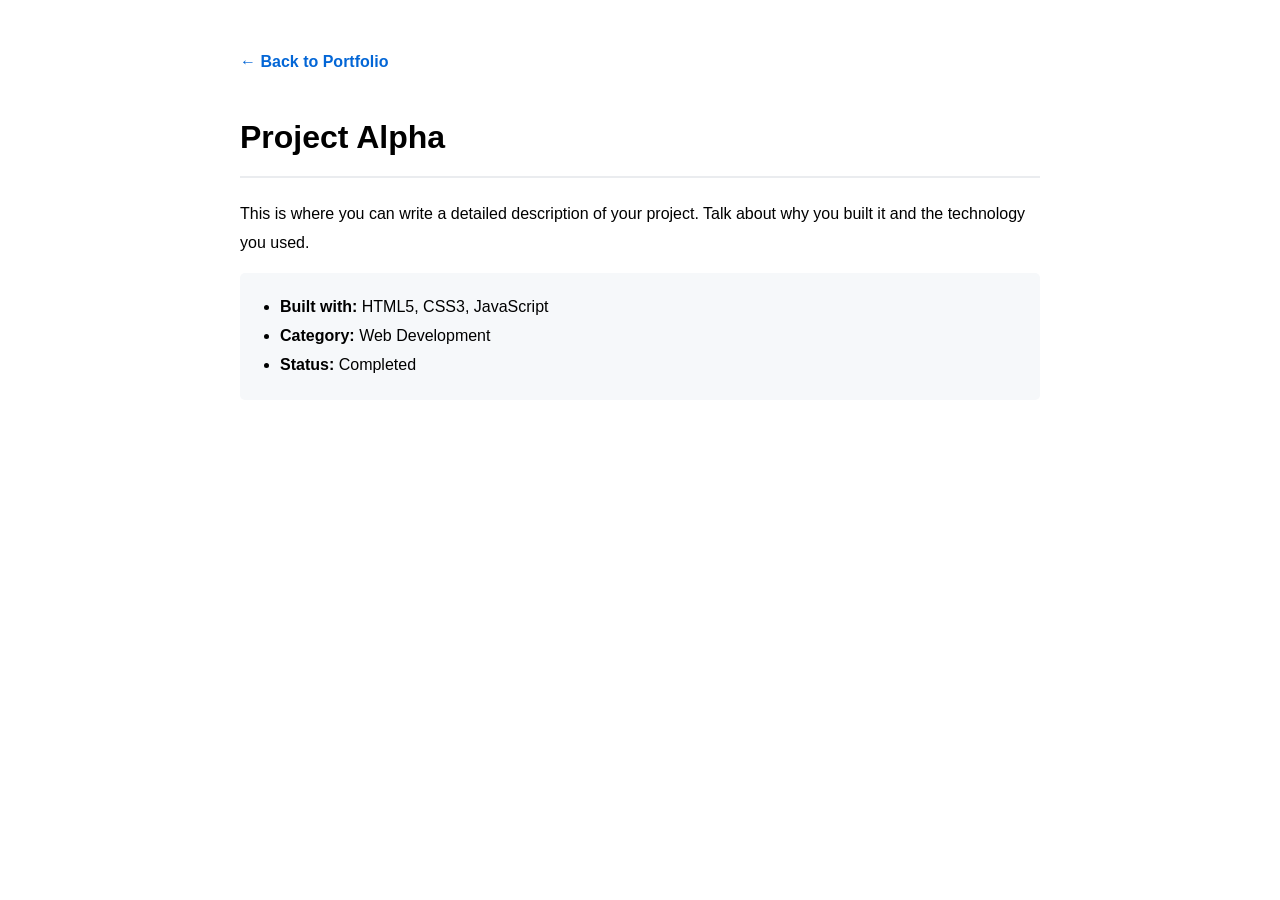
<file: projects/project1.html>
<!DOCTYPE html>
<html lang="en">
<head>
    <meta charset="UTF-8">
    <meta name="viewport" content="width=device-width, initial-scale=1.0">
    <title>Project Details</title>
    <style>
        body { font-family: sans-serif; padding: 3rem; max-width: 800px; margin: 0 auto; line-height: 1.8; }
        .back-link { display: block; margin-bottom: 2rem; color: #0366d6; text-decoration: none; font-weight: bold; }
        h1 { border-bottom: 2px solid #eaecef; padding-bottom: 10px; }
        ul { background: #f6f8fa; padding: 20px 40px; border-radius: 5px; }
    </style>
</head>
<body>
    <a href="../index.html" class="back-link">&larr; Back to Portfolio</a>
    <h1>Project Alpha</h1>
    <p>This is where you can write a detailed description of your project. Talk about why you built it and the technology you used.</p>
    <ul>
        <li><strong>Built with:</strong> HTML5, CSS3, JavaScript</li>
        <li><strong>Category:</strong> Web Development</li>
        <li><strong>Status:</strong> Completed</li>
    </ul>
</body>
</html>
</file>
<file: styles.css>
/* Reset and Base Styles */
* {
    margin: 0;
    padding: 0;
    box-sizing: border-box;
}

:root {
    --primary-color: #667eea;
    --secondary-color: #764ba2;
    --accent-color: #f093fb;
    --dark-bg: #0f0f1e;
    --light-bg: #1a1a2e;
    --card-bg: #16213e;
    --text-primary: #ffffff;
    --text-secondary: #a0aec0;
    --gradient: linear-gradient(135deg, #667eea 0%, #764ba2 100%);
    --gradient-hover: linear-gradient(135deg, #764ba2 0%, #667eea 100%);
}

html {
    scroll-behavior: smooth;
}

body {
    font-family: 'Inter', -apple-system, BlinkMacSystemFont, 'Segoe UI', sans-serif;
    background-color: var(--dark-bg);
    color: var(--text-primary);
    line-height: 1.6;
    overflow-x: hidden;
}

.container {
    max-width: 1200px;
    margin: 0 auto;
    padding: 0 20px;
}

/* Navigation */
.navbar {
    position: fixed;
    top: 0;
    left: 0;
    right: 0;
    background: rgba(15, 15, 30, 0.95);
    backdrop-filter: blur(10px);
    padding: 1rem 0;
    z-index: 1000;
    box-shadow: 0 2px 10px rgba(0, 0, 0, 0.3);
}

.navbar .container {
    display: flex;
    justify-content: space-between;
    align-items: center;
}

.nav-brand h2 {
    background: var(--gradient);
    -webkit-background-clip: text;
    -webkit-text-fill-color: transparent;
    background-clip: text;
    font-size: 1.5rem;
}

.nav-menu {
    display: flex;
    list-style: none;
    gap: 2rem;
}

.nav-menu a {
    color: var(--text-primary);
    text-decoration: none;
    font-weight: 500;
    transition: all 0.3s ease;
    position: relative;
}

.nav-menu a::after {
    content: '';
    position: absolute;
    bottom: -5px;
    left: 0;
    width: 0;
    height: 2px;
    background: var(--gradient);
    transition: width 0.3s ease;
}

.nav-menu a:hover::after {
    width: 100%;
}

.hamburger {
    display: none;
    flex-direction: column;
    cursor: pointer;
    gap: 4px;
}

.hamburger span {
    width: 25px;
    height: 3px;
    background: var(--text-primary);
    transition: all 0.3s ease;
}

/* Hero Section */
.hero {
    min-height: 100vh;
    display: flex;
    align-items: center;
    justify-content: center;
    position: relative;
    padding-top: 80px;
    background: linear-gradient(135deg, rgba(102, 126, 234, 0.1) 0%, rgba(118, 75, 162, 0.1) 100%);
}

.hero-content {
    display: grid;
    grid-template-columns: 1fr 1fr;
    gap: 4rem;
    align-items: center;
}

.hero-title {
    font-size: 3.5rem;
    font-weight: 700;
    margin-bottom: 1rem;
    line-height: 1.2;
}

.gradient-text {
    background: var(--gradient);
    -webkit-background-clip: text;
    -webkit-text-fill-color: transparent;
    background-clip: text;
}

.hero-subtitle {
    font-size: 2rem;
    color: var(--text-secondary);
    margin-bottom: 1.5rem;
}

.hero-description {
    color: var(--text-secondary);
    font-size: 1.1rem;
    margin-bottom: 2rem;
    line-height: 1.8;
}

.hero-buttons {
    display: flex;
    gap: 1rem;
    margin-bottom: 2rem;
}

.btn {
    padding: 12px 32px;
    border-radius: 50px;
    text-decoration: none;
    font-weight: 600;
    transition: all 0.3s ease;
    display: inline-block;
    border: none;
    cursor: pointer;
}

.btn-primary {
    background: var(--gradient);
    color: white;
}

.btn-primary:hover {
    transform: translateY(-2px);
    box-shadow: 0 10px 30px rgba(102, 126, 234, 0.4);
}

.btn-secondary {
    background: transparent;
    border: 2px solid var(--primary-color);
    color: var(--text-primary);
}

.btn-secondary:hover {
    background: var(--primary-color);
    transform: translateY(-2px);
}

.social-links {
    display: flex;
    gap: 1rem;
}

.social-links a {
    width: 50px;
    height: 50px;
    border-radius: 50%;
    background: var(--card-bg);
    display: flex;
    align-items: center;
    justify-content: center;
    color: var(--text-primary);
    font-size: 1.3rem;
    transition: all 0.3s ease;
}

.social-links a:hover {
    background: var(--gradient);
    transform: translateY(-3px);
}

.hero-image {
    display: flex;
    justify-content: center;
    align-items: center;
}

.image-placeholder {
    width: 350px;
    height: 350px;
    background: var(--gradient);
    border-radius: 50%;
    display: flex;
    align-items: center;
    justify-content: center;
    font-size: 8rem;
    animation: float 3s ease-in-out infinite;
    box-shadow: 0 20px 60px rgba(102, 126, 234, 0.3);
}

@keyframes float {
    0%, 100% { transform: translateY(0); }
    50% { transform: translateY(-20px); }
}

.scroll-indicator {
    position: absolute;
    bottom: 30px;
    left: 50%;
    transform: translateX(-50%);
}

.scroll-indicator a {
    color: var(--text-primary);
    font-size: 2rem;
    animation: bounce 2s infinite;
}

@keyframes bounce {
    0%, 100% { transform: translateY(0); }
    50% { transform: translateY(-10px); }
}

/* Section Styles */
section {
    padding: 80px 0;
}

.section-title {
    font-size: 2.5rem;
    text-align: center;
    margin-bottom: 1rem;
    background: var(--gradient);
    -webkit-background-clip: text;
    -webkit-text-fill-color: transparent;
    background-clip: text;
}

.section-subtitle {
    text-align: center;
    color: var(--text-secondary);
    font-size: 1.1rem;
    margin-bottom: 3rem;
}

/* About Section */
.about {
    background: var(--light-bg);
}

.about-text p {
    color: var(--text-secondary);
    font-size: 1.1rem;
    margin-bottom: 1.5rem;
    line-height: 1.8;
    max-width: 900px;
    margin-left: auto;
    margin-right: auto;
    text-align: center;
}

.stats {
    display: grid;
    grid-template-columns: repeat(3, 1fr);
    gap: 2rem;
    margin-top: 3rem;
    max-width: 800px;
    margin-left: auto;
    margin-right: auto;
}

.stat-item {
    text-align: center;
    padding: 2rem;
    background: var(--card-bg);
    border-radius: 15px;
    transition: all 0.3s ease;
}

.stat-item:hover {
    transform: translateY(-5px);
    box-shadow: 0 10px 30px rgba(102, 126, 234, 0.2);
}

.stat-item h3 {
    font-size: 2.5rem;
    background: var(--gradient);
    -webkit-background-clip: text;
    -webkit-text-fill-color: transparent;
    background-clip: text;
    margin-bottom: 0.5rem;
}

.stat-item p {
    color: var(--text-secondary);
}

/* Skills Section */
.skills-grid {
    display: grid;
    grid-template-columns: repeat(3, 1fr);
    gap: 2rem;
}

.skill-category {
    background: var(--card-bg);
    padding: 2rem;
    border-radius: 15px;
    transition: all 0.3s ease;
    border: 1px solid transparent;
}

.skill-category:hover {
    transform: translateY(-5px);
    border-color: var(--primary-color);
    box-shadow: 0 10px 30px rgba(102, 126, 234, 0.2);
}

.skill-icon {
    font-size: 3rem;
    margin-bottom: 1rem;
    background: var(--gradient);
    -webkit-background-clip: text;
    -webkit-text-fill-color: transparent;
    background-clip: text;
}

.skill-category h3 {
    margin-bottom: 1rem;
    font-size: 1.3rem;
}

.skill-category ul {
    list-style: none;
}

.skill-category li {
    color: var(--text-secondary);
    padding: 0.5rem 0;
    padding-left: 1.5rem;
    position: relative;
}

.skill-category li::before {
    content: '▹';
    position: absolute;
    left: 0;
    color: var(--primary-color);
}

/* Experience Section */
.experience {
    background: var(--light-bg);
}

.timeline {
    position: relative;
    max-width: 800px;
    margin: 0 auto;
    padding: 2rem 0;
}

.timeline::before {
    content: '';
    position: absolute;
    left: 20px;
    top: 0;
    bottom: 0;
    width: 2px;
    background: var(--gradient);
}

.timeline-item {
    position: relative;
    padding-left: 60px;
    margin-bottom: 3rem;
}

.timeline-dot {
    position: absolute;
    left: 11px;
    top: 0;
    width: 20px;
    height: 20px;
    border-radius: 50%;
    background: var(--gradient);
    box-shadow: 0 0 20px rgba(102, 126, 234, 0.5);
}

.timeline-content {
    background: var(--card-bg);
    padding: 2rem;
    border-radius: 15px;
    transition: all 0.3s ease;
}

.timeline-content:hover {
    transform: translateX(10px);
    box-shadow: 0 10px 30px rgba(102, 126, 234, 0.2);
}

.timeline-content h3 {
    font-size: 1.5rem;
    margin-bottom: 0.5rem;
}

.timeline-content h4 {
    color: var(--primary-color);
    margin-bottom: 0.5rem;
}

.timeline-date {
    color: var(--text-secondary);
    font-size: 0.9rem;
    display: block;
    margin-bottom: 1rem;
}

.timeline-content ul {
    list-style: none;
    margin-top: 1rem;
}

.timeline-content li {
    color: var(--text-secondary);
    padding: 0.5rem 0;
    padding-left: 1.5rem;
    position: relative;
}

.timeline-content li::before {
    content: '✓';
    position: absolute;
    left: 0;
    color: var(--primary-color);
}

/* Projects Section */
.projects-grid {
    display: grid;
    grid-template-columns: repeat(auto-fit, minmax(350px, 1fr));
    gap: 2rem;
    margin-top: 3rem;
}

.project-card {
    background: var(--card-bg);
    padding: 2rem;
    border-radius: 15px;
    transition: all 0.3s ease;
    cursor: pointer;
    border: 1px solid transparent;
    position: relative;
    overflow: hidden;
}

.project-card::before {
    content: '';
    position: absolute;
    top: 0;
    left: 0;
    width: 100%;
    height: 100%;
    background: var(--gradient);
    opacity: 0;
    transition: opacity 0.3s ease;
}

.project-card:hover::before {
    opacity: 0.1;
}

.project-card:hover {
    transform: translateY(-10px);
    border-color: var(--primary-color);
    box-shadow: 0 15px 40px rgba(102, 126, 234, 0.3);
}

.project-icon {
    font-size: 3rem;
    margin-bottom: 1rem;
    background: var(--gradient);
    -webkit-background-clip: text;
    -webkit-text-fill-color: transparent;
    background-clip: text;
    position: relative;
}

.project-card h3 {
    font-size: 1.4rem;
    margin-bottom: 1rem;
    position: relative;
}

.project-card p {
    color: var(--text-secondary);
    margin-bottom: 1.5rem;
    line-height: 1.6;
    position: relative;
}

.project-tags {
    display: flex;
    flex-wrap: wrap;
    gap: 0.5rem;
    margin-bottom: 1.5rem;
    position: relative;
}

.tag {
    background: rgba(102, 126, 234, 0.2);
    color: var(--primary-color);
    padding: 0.4rem 1rem;
    border-radius: 20px;
    font-size: 0.85rem;
    font-weight: 500;
}

.project-footer {
    display: flex;
    justify-content: flex-end;
    position: relative;
}

.project-link {
    color: var(--primary-color);
    font-weight: 600;
    display: flex;
    align-items: center;
    gap: 0.5rem;
}

.project-card:hover .project-link {
    gap: 1rem;
}

.project-link i {
    transition: transform 0.3s ease;
}

.project-card:hover .project-link i {
    transform: translateX(5px);
}

/* Contact Section */
.contact {
    background: var(--light-bg);
}

.contact-content {
    display: grid;
    grid-template-columns: 1fr 1fr;
    gap: 4rem;
    max-width: 1000px;
    margin: 0 auto;
}

.contact-info {
    display: flex;
    flex-direction: column;
    gap: 2rem;
}

.contact-item {
    display: flex;
    align-items: center;
    gap: 1.5rem;
    padding: 1.5rem;
    background: var(--card-bg);
    border-radius: 15px;
    transition: all 0.3s ease;
}

.contact-item:hover {
    transform: translateX(10px);
    box-shadow: 0 10px 30px rgba(102, 126, 234, 0.2);
}

.contact-item i {
    font-size: 2rem;
    color: var(--primary-color);
}

.contact-item h4 {
    margin-bottom: 0.3rem;
}

.contact-item p {
    color: var(--text-secondary);
}

.contact-form {
    display: flex;
    flex-direction: column;
    gap: 1.5rem;
}

.contact-form input,
.contact-form textarea {
    width: 100%;
    padding: 1rem;
    background: var(--card-bg);
    border: 2px solid transparent;
    border-radius: 10px;
    color: var(--text-primary);
    font-family: inherit;
    font-size: 1rem;
    transition: all 0.3s ease;
}

.contact-form input:focus,
.contact-form textarea:focus {
    outline: none;
    border-color: var(--primary-color);
}

.contact-form button {
    font-size: 1rem;
}

/* Footer */
.footer {
    background: var(--dark-bg);
    padding: 2rem 0;
    text-align: center;
    border-top: 1px solid rgba(102, 126, 234, 0.2);
}

.footer .container {
    display: flex;
    justify-content: space-between;
    align-items: center;
}

.footer p {
    color: var(--text-secondary);
}

.footer-links {
    display: flex;
    gap: 1rem;
}

.footer-links a {
    color: var(--text-primary);
    font-size: 1.3rem;
    transition: all 0.3s ease;
}

.footer-links a:hover {
    color: var(--primary-color);
    transform: translateY(-3px);
}

/* Responsive Design */
@media (max-width: 968px) {
    .nav-menu {
        position: fixed;
        left: -100%;
        top: 70px;
        flex-direction: column;
        background: rgba(15, 15, 30, 0.98);
        width: 100%;
        text-align: center;
        transition: 0.3s;
        padding: 2rem;
    }

    .nav-menu.active {
        left: 0;
    }

    .hamburger {
        display: flex;
    }

    .hero-content {
        grid-template-columns: 1fr;
        text-align: center;
    }

    .hero-title {
        font-size: 2.5rem;
    }

    .hero-buttons {
        justify-content: center;
    }

    .social-links {
        justify-content: center;
    }

    .skills-grid {
        grid-template-columns: repeat(2, 1fr);
    }

    .contact-content {
        grid-template-columns: 1fr;
    }

    .stats {
        grid-template-columns: 1fr;
    }
}

@media (max-width: 640px) {
    .hero-title {
        font-size: 2rem;
    }

    .hero-subtitle {
        font-size: 1.5rem;
    }

    .section-title {
        font-size: 2rem;
    }

    .skills-grid {
        grid-template-columns: 1fr;
    }

    .projects-grid {
        grid-template-columns: 1fr;
    }

    .hero-buttons {
        flex-direction: column;
    }

    .footer .container {
        flex-direction: column;
        gap: 1rem;
    }

    .image-placeholder {
        width: 250px;
        height: 250px;
        font-size: 5rem;
    }
}
</file>
<file: projects/project-styles.css>
/* Project Detail Page Styles */

/* Navigation Override for Project Pages */
.nav-brand a {
    text-decoration: none;
}

.back-link {
    display: flex;
    align-items: center;
}

.back-link a {
    color: var(--text-primary);
    text-decoration: none;
    font-weight: 500;
    transition: all 0.3s ease;
    display: flex;
    align-items: center;
    gap: 0.5rem;
}

.back-link a:hover {
    color: var(--primary-color);
}

/* Project Hero Section */
.project-hero {
    padding: 120px 0 60px;
    background: linear-gradient(135deg, rgba(102, 126, 234, 0.1) 0%, rgba(118, 75, 162, 0.1) 100%);
}

.project-header {
    text-align: center;
    max-width: 800px;
    margin: 0 auto;
}

.project-icon-large {
    font-size: 5rem;
    background: var(--gradient);
    -webkit-background-clip: text;
    -webkit-text-fill-color: transparent;
    background-clip: text;
    margin-bottom: 1.5rem;
}

.project-hero h1 {
    font-size: 2.5rem;
    margin-bottom: 1rem;
    color: var(--text-primary);
}

.project-tagline {
    font-size: 1.3rem;
    color: var(--text-secondary);
    margin-bottom: 2rem;
}

.project-meta {
    display: flex;
    justify-content: center;
    gap: 2rem;
    flex-wrap: wrap;
    margin-top: 2rem;
}

.project-meta span {
    color: var(--text-secondary);
    display: flex;
    align-items: center;
    gap: 0.5rem;
}

.project-meta i {
    color: var(--primary-color);
}

/* Project Content Section */
.project-content {
    padding: 60px 0;
}

.content-grid {
    display: grid;
    grid-template-columns: 1fr 350px;
    gap: 3rem;
}

.main-content {
    min-width: 0;
}

.content-section {
    margin-bottom: 3rem;
}

.content-section h2 {
    font-size: 2rem;
    margin-bottom: 1.5rem;
    color: var(--text-primary);
    position: relative;
    padding-bottom: 0.5rem;
}

.content-section h2::after {
    content: '';
    position: absolute;
    bottom: 0;
    left: 0;
    width: 60px;
    height: 3px;
    background: var(--gradient);
}

.content-section p {
    color: var(--text-secondary);
    line-height: 1.8;
    margin-bottom: 1rem;
}

/* Challenge List */
.challenge-list {
    display: grid;
    gap: 1.5rem;
    margin-top: 1.5rem;
}

.challenge-item {
    display: flex;
    gap: 1.5rem;
    padding: 1.5rem;
    background: var(--card-bg);
    border-radius: 12px;
    border-left: 4px solid var(--primary-color);
    transition: all 0.3s ease;
}

.challenge-item:hover {
    transform: translateX(10px);
    box-shadow: 0 5px 20px rgba(102, 126, 234, 0.2);
}

.challenge-item i {
    font-size: 1.5rem;
    color: #f59e0b;
    flex-shrink: 0;
    margin-top: 0.2rem;
}

.challenge-item h4 {
    margin-bottom: 0.5rem;
    color: var(--text-primary);
}

.challenge-item p {
    margin: 0;
    font-size: 0.95rem;
}

/* Architecture Features */
.architecture-features {
    display: grid;
    grid-template-columns: repeat(2, 1fr);
    gap: 1.5rem;
    margin-top: 1.5rem;
}

.feature-box {
    padding: 1.5rem;
    background: var(--card-bg);
    border-radius: 12px;
    transition: all 0.3s ease;
    border: 1px solid transparent;
}

.feature-box:hover {
    border-color: var(--primary-color);
    transform: translateY(-5px);
    box-shadow: 0 10px 30px rgba(102, 126, 234, 0.2);
}

.feature-box h4 {
    margin-bottom: 1rem;
    color: var(--text-primary);
    display: flex;
    align-items: center;
    gap: 0.5rem;
}

.feature-box h4 i {
    color: var(--primary-color);
}

.feature-box p {
    margin: 0;
    font-size: 0.95rem;
}

/* Implementation Steps */
.tech-implementation {
    margin-top: 1.5rem;
}

.impl-step {
    display: flex;
    gap: 1.5rem;
    margin-bottom: 2rem;
    position: relative;
}

.impl-step::before {
    content: '';
    position: absolute;
    left: 20px;
    top: 50px;
    bottom: -30px;
    width: 2px;
    background: linear-gradient(to bottom, var(--primary-color), transparent);
}

.impl-step:last-child::before {
    display: none;
}

.step-number {
    width: 40px;
    height: 40px;
    background: var(--gradient);
    border-radius: 50%;
    display: flex;
    align-items: center;
    justify-content: center;
    color: white;
    font-weight: 700;
    font-size: 1.2rem;
    flex-shrink: 0;
    box-shadow: 0 4px 15px rgba(102, 126, 234, 0.4);
}

.step-content {
    flex: 1;
    padding: 0.5rem 0;
}

.step-content h4 {
    margin-bottom: 0.75rem;
    color: var(--text-primary);
    font-size: 1.2rem;
}

.step-content p {
    margin-bottom: 1rem;
}

/* Code Snippet */
.code-snippet {
    background: #1a1a2e;
    border: 1px solid rgba(102, 126, 234, 0.3);
    border-radius: 8px;
    padding: 1rem;
    margin-top: 1rem;
    overflow-x: auto;
}

.code-snippet code {
    color: #a0aec0;
    font-family: 'Courier New', monospace;
    font-size: 0.9rem;
    line-height: 1.6;
}

/* Results Grid */
.results-grid {
    display: grid;
    grid-template-columns: repeat(2, 1fr);
    gap: 1.5rem;
    margin-top: 1.5rem;
}

.result-card {
    text-align: center;
    padding: 2rem;
    background: var(--card-bg);
    border-radius: 12px;
    transition: all 0.3s ease;
    border: 1px solid transparent;
}

.result-card:hover {
    border-color: var(--primary-color);
    transform: translateY(-5px);
    box-shadow: 0 10px 30px rgba(102, 126, 234, 0.2);
}

.result-icon {
    font-size: 2.5rem;
    margin-bottom: 1rem;
}

.result-icon i {
    background: var(--gradient);
    -webkit-background-clip: text;
    -webkit-text-fill-color: transparent;
    background-clip: text;
}

.result-card h3 {
    font-size: 2.5rem;
    margin-bottom: 0.5rem;
    background: var(--gradient);
    -webkit-background-clip: text;
    -webkit-text-fill-color: transparent;
    background-clip: text;
}

.result-card p {
    color: var(--text-secondary);
    margin: 0;
}

/* Takeaways List */
.takeaways-list {
    list-style: none;
    margin-top: 1.5rem;
}

.takeaways-list li {
    padding: 1rem 1rem 1rem 3rem;
    margin-bottom: 1rem;
    background: var(--card-bg);
    border-radius: 8px;
    position: relative;
    color: var(--text-secondary);
    line-height: 1.6;
}

.takeaways-list li i {
    position: absolute;
    left: 1rem;
    top: 1rem;
    color: var(--primary-color);
    font-size: 1.2rem;
}

/* Sidebar */
.sidebar {
    position: sticky;
    top: 100px;
    align-self: start;
}

.sidebar-card {
    background: var(--card-bg);
    padding: 1.5rem;
    border-radius: 12px;
    margin-bottom: 1.5rem;
    border: 1px solid transparent;
    transition: all 0.3s ease;
}

.sidebar-card:hover {
    border-color: var(--primary-color);
    box-shadow: 0 5px 20px rgba(102, 126, 234, 0.15);
}

.sidebar-card h3 {
    font-size: 1.2rem;
    margin-bottom: 1rem;
    color: var(--text-primary);
}

/* Tech Tags */
.tech-tags {
    display: flex;
    flex-wrap: wrap;
    gap: 0.5rem;
}

.tech-tag {
    background: rgba(102, 126, 234, 0.15);
    color: var(--primary-color);
    padding: 0.5rem 1rem;
    border-radius: 20px;
    font-size: 0.85rem;
    font-weight: 500;
    border: 1px solid rgba(102, 126, 234, 0.3);
    transition: all 0.3s ease;
}

.tech-tag:hover {
    background: rgba(102, 126, 234, 0.25);
    transform: translateY(-2px);
}

/* Project Links */
.project-links {
    display: flex;
    flex-direction: column;
    gap: 0.75rem;
}

.project-link-btn {
    display: flex;
    align-items: center;
    gap: 0.75rem;
    padding: 0.75rem 1rem;
    background: rgba(102, 126, 234, 0.1);
    color: var(--text-primary);
    text-decoration: none;
    border-radius: 8px;
    transition: all 0.3s ease;
    border: 1px solid transparent;
}

.project-link-btn:hover {
    background: var(--gradient);
    border-color: var(--primary-color);
    transform: translateX(5px);
}

.project-link-btn i {
    color: var(--primary-color);
}

.project-link-btn:hover i {
    color: white;
}

/* Related Projects */
.related-projects {
    display: flex;
    flex-direction: column;
    gap: 0.75rem;
}

.related-item {
    display: flex;
    align-items: center;
    gap: 1rem;
    padding: 1rem;
    background: rgba(102, 126, 234, 0.05);
    color: var(--text-primary);
    text-decoration: none;
    border-radius: 8px;
    transition: all 0.3s ease;
    border: 1px solid transparent;
}

.related-item:hover {
    border-color: var(--primary-color);
    background: rgba(102, 126, 234, 0.1);
    transform: translateX(5px);
}

.related-item i {
    font-size: 1.5rem;
    color: var(--primary-color);
}

.related-item span {
    font-size: 0.95rem;
}

/* Responsive Design */
@media (max-width: 968px) {
    .content-grid {
        grid-template-columns: 1fr;
    }

    .sidebar {
        position: static;
    }

    .architecture-features {
        grid-template-columns: 1fr;
    }

    .results-grid {
        grid-template-columns: 1fr;
    }

    .project-hero h1 {
        font-size: 2rem;
    }

    .project-icon-large {
        font-size: 3.5rem;
    }

    .navbar .container {
        flex-wrap: wrap;
    }

    .back-link {
        width: 100%;
        margin-top: 1rem;
        justify-content: center;
    }
}

@media (max-width: 640px) {
    .project-hero h1 {
        font-size: 1.75rem;
    }

    .project-tagline {
        font-size: 1.1rem;
    }

    .project-meta {
        flex-direction: column;
        gap: 1rem;
    }

    .content-section h2 {
        font-size: 1.5rem;
    }

    .challenge-item {
        flex-direction: column;
    }

    .impl-step {
        flex-direction: column;
    }

    .impl-step::before {
        left: 20px;
        top: 50px;
    }
}
</file>
